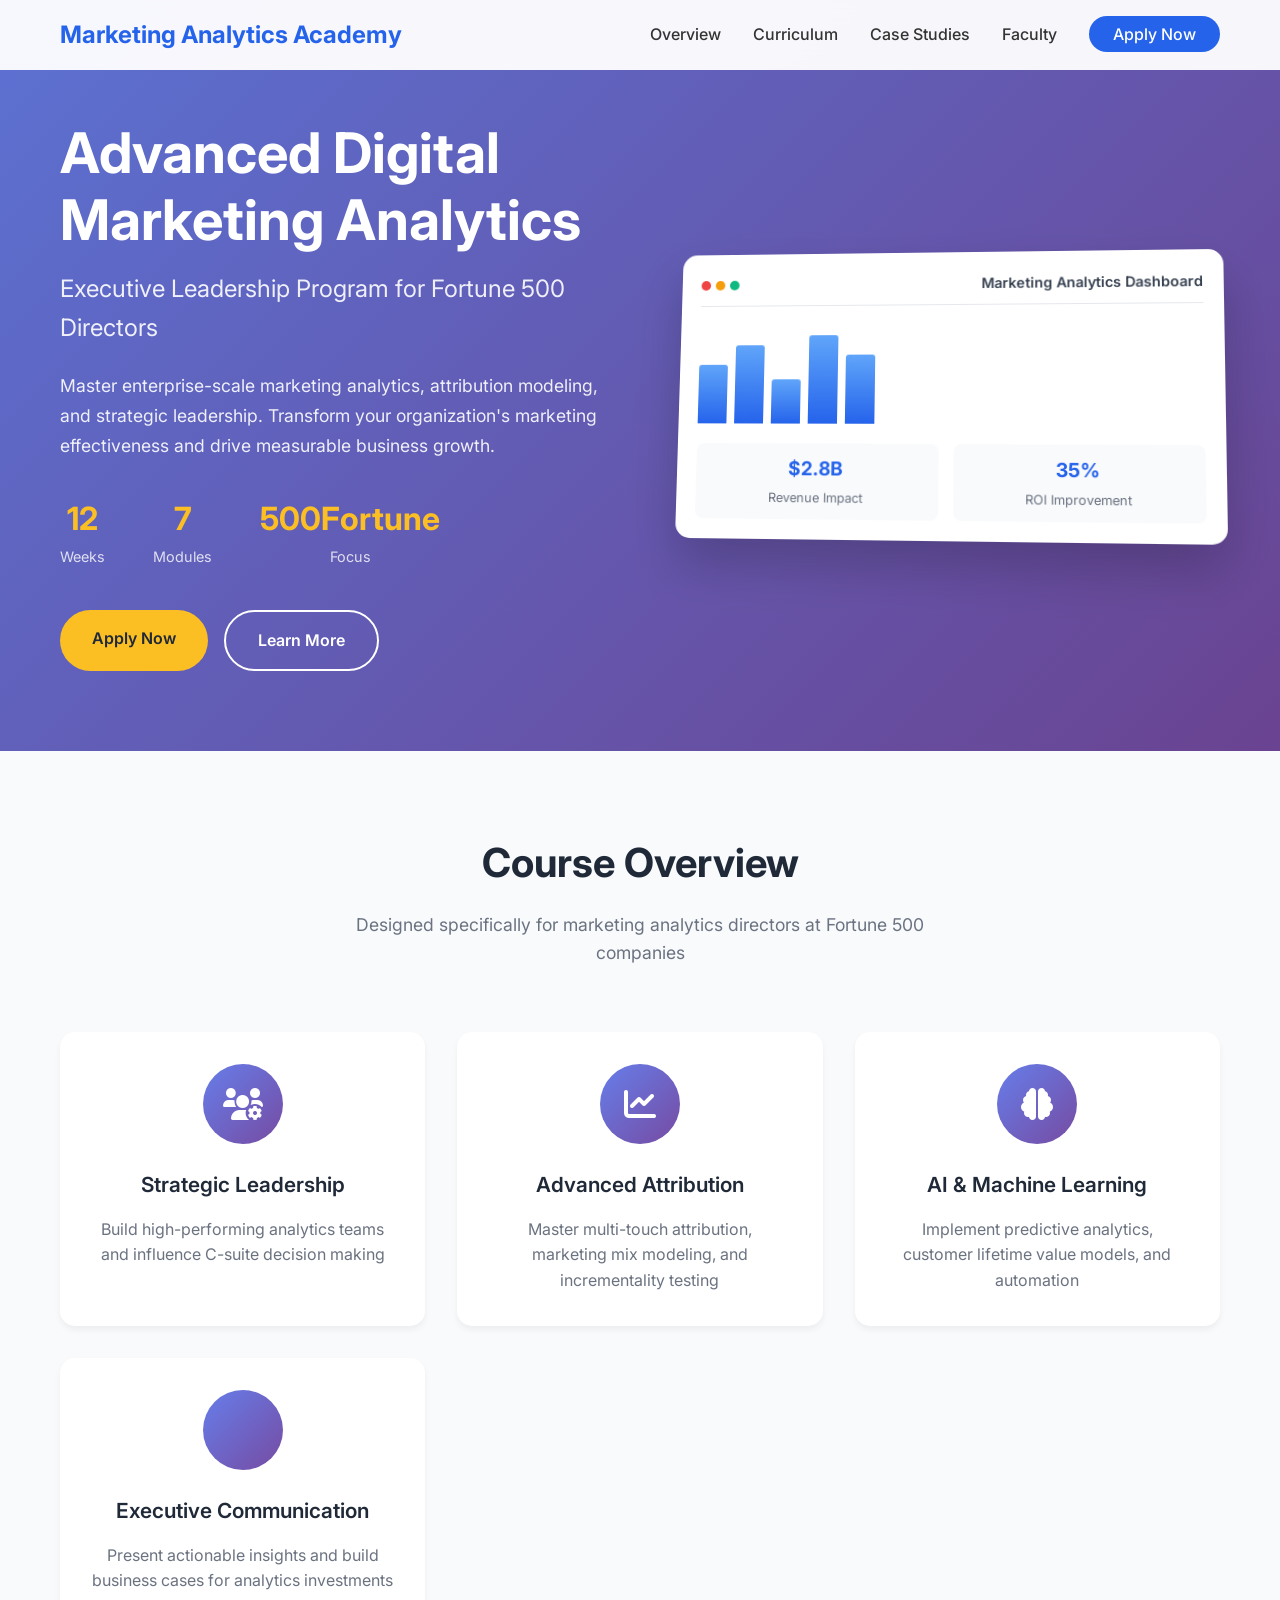
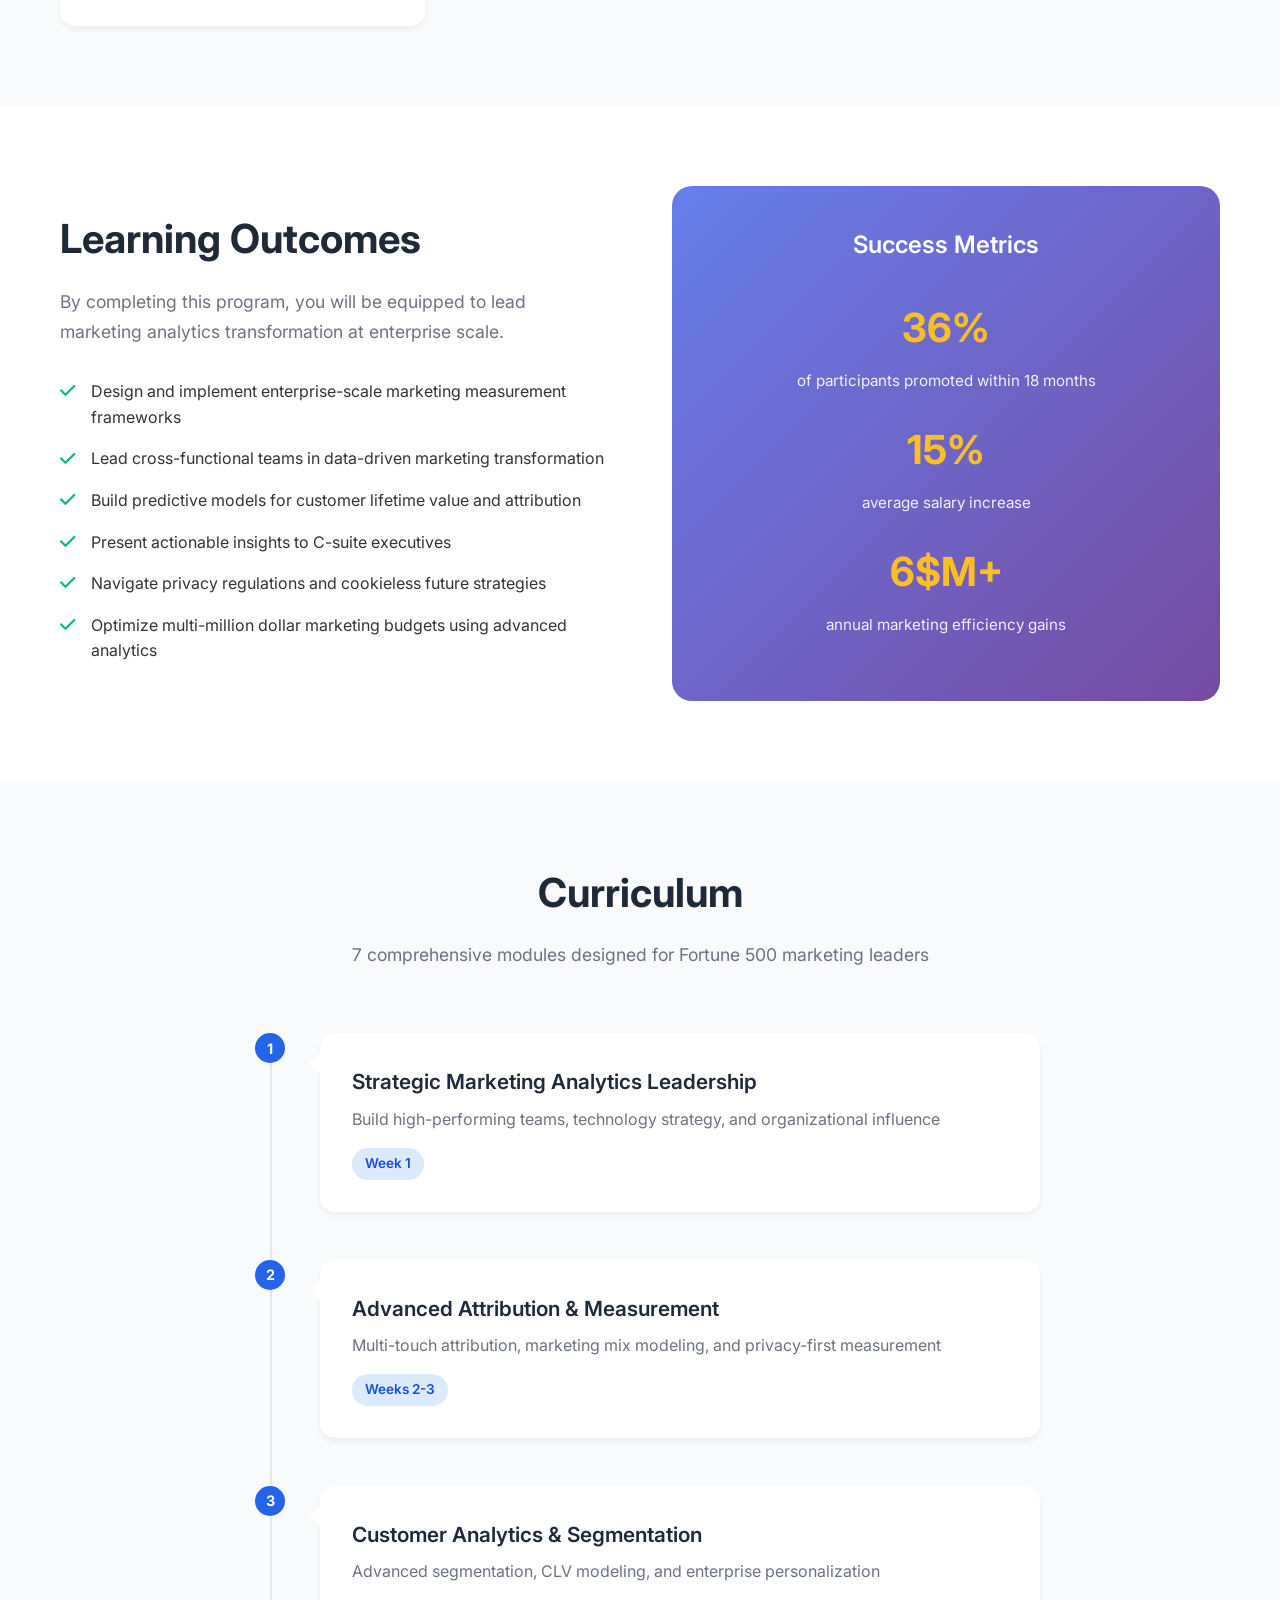
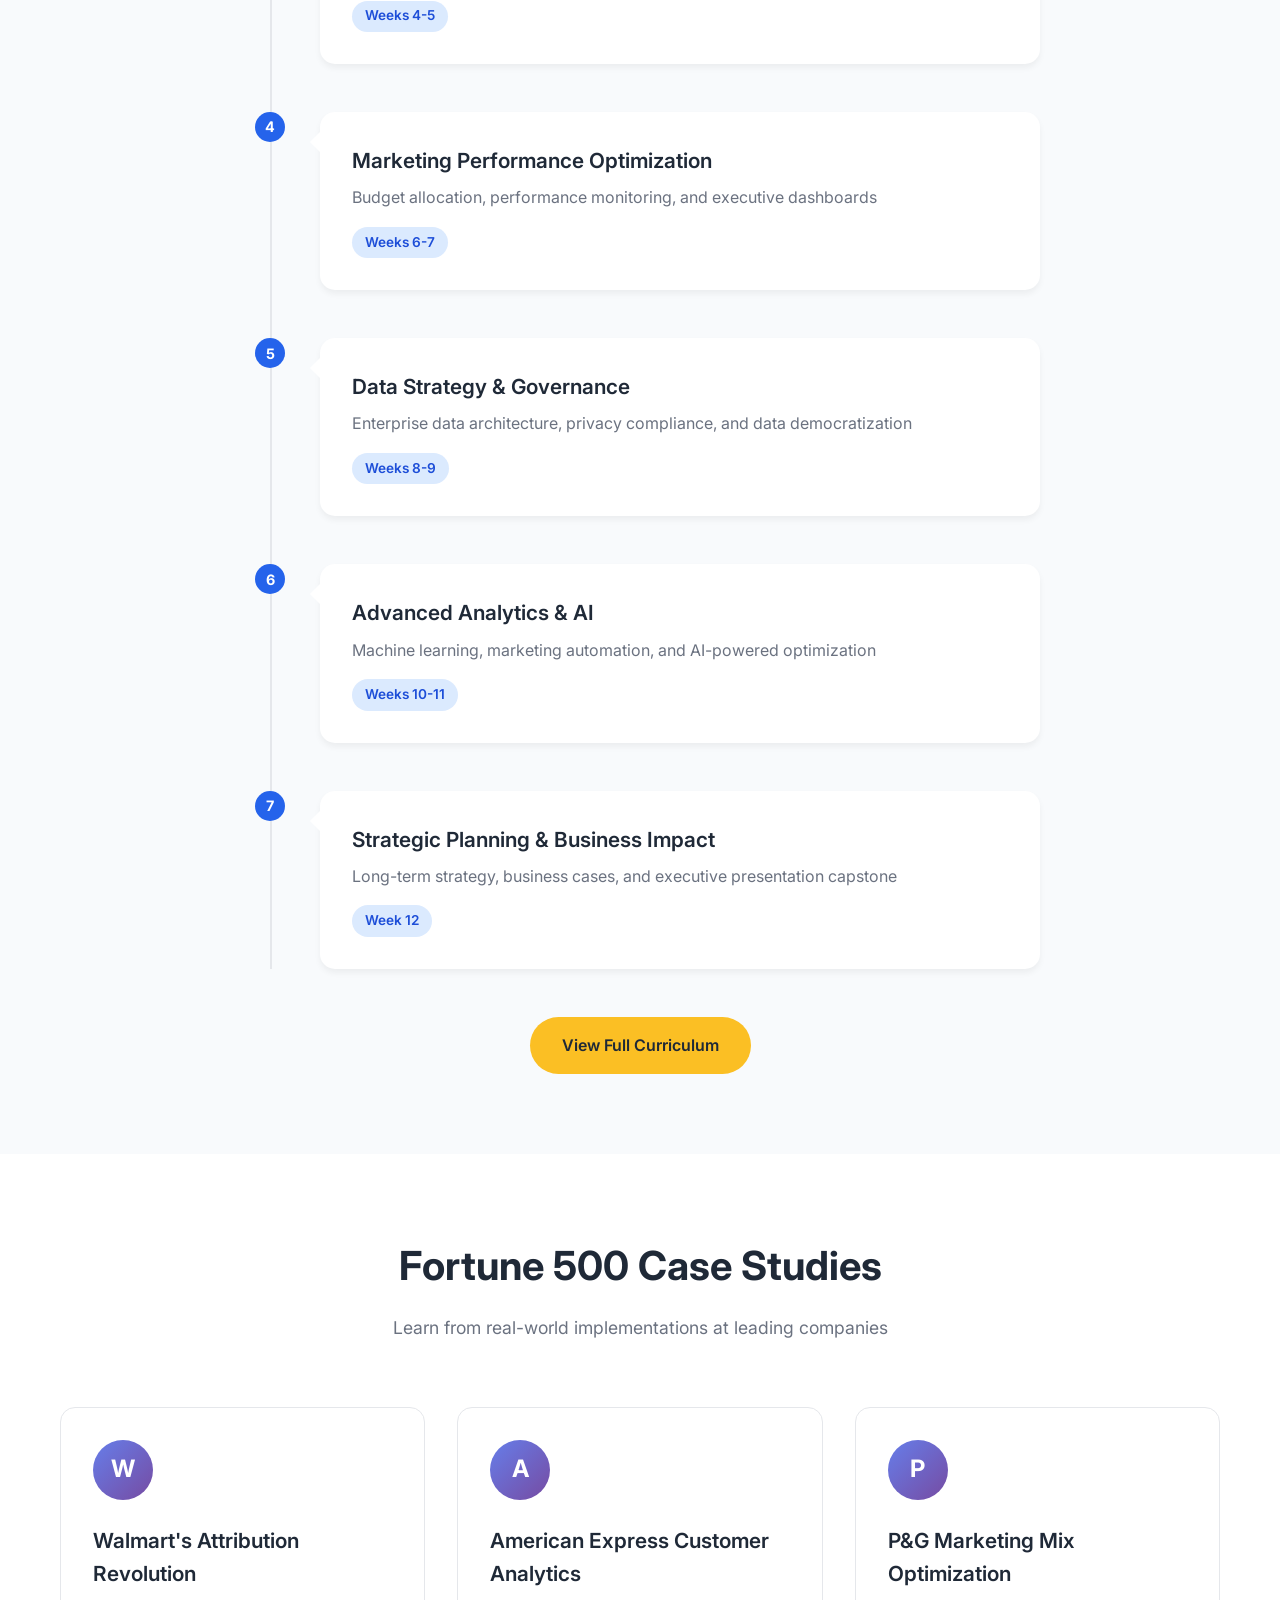
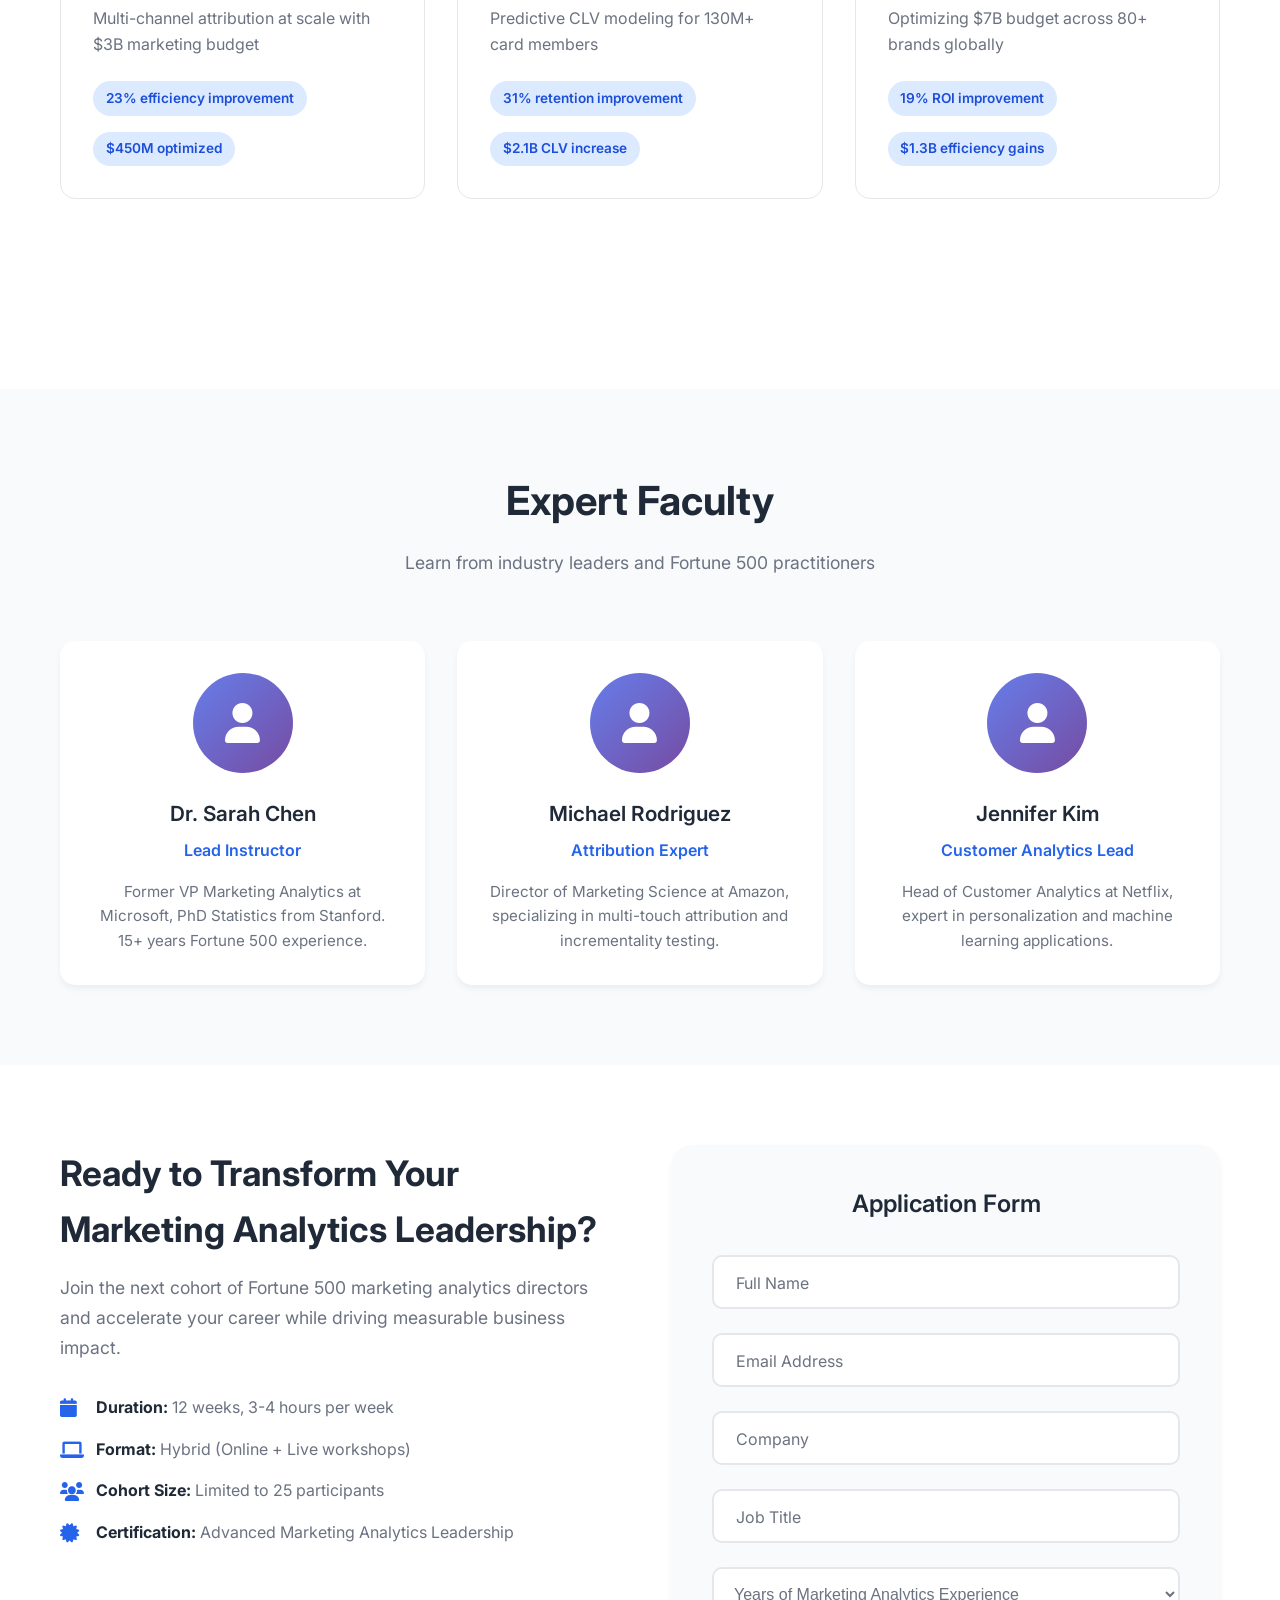
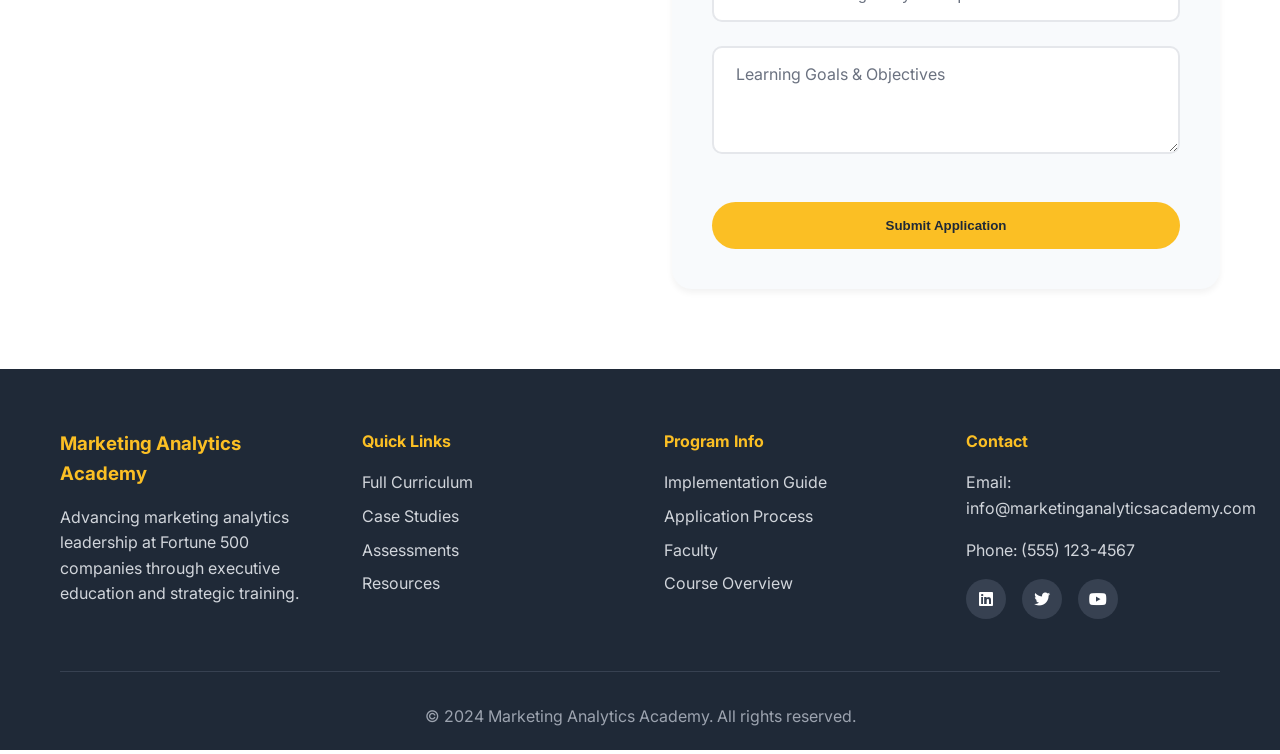
<file: index.html>
<!DOCTYPE html>
<html lang="en">
<head>
    <meta charset="UTF-8">
    <meta name="viewport" content="width=device-width, initial-scale=1.0">
    <title>Advanced Digital Marketing Analytics Course - Fortune 500 Leadership Program</title>
    <meta name="description" content="Executive-level digital marketing analytics course designed for Fortune 500 marketing directors. Master attribution modeling, customer analytics, and strategic leadership.">
    <link rel="stylesheet" href="styles.css">
    <link href="https://fonts.googleapis.com/css2?family=Inter:wght@300;400;500;600;700&display=swap" rel="stylesheet">
    <link rel="stylesheet" href="https://cdnjs.cloudflare.com/ajax/libs/font-awesome/6.0.0/css/all.min.css">
</head>
<body>
    <!-- Navigation -->
    <nav class="navbar">
        <div class="nav-container">
            <div class="nav-logo">
                <h2>Marketing Analytics Academy</h2>
            </div>
            <ul class="nav-menu">
                <li class="nav-item"><a href="#overview" class="nav-link">Overview</a></li>
                <li class="nav-item"><a href="#curriculum" class="nav-link">Curriculum</a></li>
                <li class="nav-item"><a href="#case-studies" class="nav-link">Case Studies</a></li>
                <li class="nav-item"><a href="#faculty" class="nav-link">Faculty</a></li>
                <li class="nav-item"><a href="#apply" class="nav-link cta-button">Apply Now</a></li>
            </ul>
            <div class="hamburger">
                <span class="bar"></span>
                <span class="bar"></span>
                <span class="bar"></span>
            </div>
        </div>
    </nav>

    <!-- Hero Section -->
    <section class="hero">
        <div class="hero-container">
            <div class="hero-content">
                <h1 class="hero-title">Advanced Digital Marketing Analytics</h1>
                <h2 class="hero-subtitle">Executive Leadership Program for Fortune 500 Directors</h2>
                <p class="hero-description">
                    Master enterprise-scale marketing analytics, attribution modeling, and strategic leadership. 
                    Transform your organization's marketing effectiveness and drive measurable business growth.
                </p>
                <div class="hero-stats">
                    <div class="stat">
                        <span class="stat-number">12</span>
                        <span class="stat-label">Weeks</span>
                    </div>
                    <div class="stat">
                        <span class="stat-number">7</span>
                        <span class="stat-label">Modules</span>
                    </div>
                    <div class="stat">
                        <span class="stat-number">Fortune 500</span>
                        <span class="stat-label">Focus</span>
                    </div>
                </div>
                <div class="hero-buttons">
                    <a href="#apply" class="btn btn-primary">Apply Now</a>
                    <a href="#overview" class="btn btn-secondary">Learn More</a>
                </div>
            </div>
            <div class="hero-image">
                <div class="dashboard-mockup">
                    <div class="mockup-header">
                        <div class="mockup-dots">
                            <span></span><span></span><span></span>
                        </div>
                        <span class="mockup-title">Marketing Analytics Dashboard</span>
                    </div>
                    <div class="mockup-content">
                        <div class="chart-container">
                            <div class="chart-bar" style="height: 60%"></div>
                            <div class="chart-bar" style="height: 80%"></div>
                            <div class="chart-bar" style="height: 45%"></div>
                            <div class="chart-bar" style="height: 90%"></div>
                            <div class="chart-bar" style="height: 70%"></div>
                        </div>
                        <div class="metrics-grid">
                            <div class="metric">
                                <span class="metric-value">$2.8B</span>
                                <span class="metric-label">Revenue Impact</span>
                            </div>
                            <div class="metric">
                                <span class="metric-value">35%</span>
                                <span class="metric-label">ROI Improvement</span>
                            </div>
                        </div>
                    </div>
                </div>
            </div>
        </div>
    </section>

    <!-- Course Overview -->
    <section id="overview" class="overview">
        <div class="container">
            <div class="section-header">
                <h2>Course Overview</h2>
                <p>Designed specifically for marketing analytics directors at Fortune 500 companies</p>
            </div>
            <div class="overview-grid">
                <div class="overview-card">
                    <div class="card-icon">
                        <i class="fas fa-users-cog"></i>
                    </div>
                    <h3>Strategic Leadership</h3>
                    <p>Build high-performing analytics teams and influence C-suite decision making</p>
                </div>
                <div class="overview-card">
                    <div class="card-icon">
                        <i class="fas fa-chart-line"></i>
                    </div>
                    <h3>Advanced Attribution</h3>
                    <p>Master multi-touch attribution, marketing mix modeling, and incrementality testing</p>
                </div>
                <div class="overview-card">
                    <div class="card-icon">
                        <i class="fas fa-brain"></i>
                    </div>
                    <h3>AI & Machine Learning</h3>
                    <p>Implement predictive analytics, customer lifetime value models, and automation</p>
                </div>
                <div class="overview-card">
                    <div class="card-icon">
                        <i class="fas fa-presentation"></i>
                    </div>
                    <h3>Executive Communication</h3>
                    <p>Present actionable insights and build business cases for analytics investments</p>
                </div>
            </div>
        </div>
    </section>

    <!-- Learning Outcomes -->
    <section class="outcomes">
        <div class="container">
            <div class="outcomes-content">
                <div class="outcomes-text">
                    <h2>Learning Outcomes</h2>
                    <p class="outcomes-intro">By completing this program, you will be equipped to lead marketing analytics transformation at enterprise scale.</p>
                    <ul class="outcomes-list">
                        <li><i class="fas fa-check"></i> Design and implement enterprise-scale marketing measurement frameworks</li>
                        <li><i class="fas fa-check"></i> Lead cross-functional teams in data-driven marketing transformation</li>
                        <li><i class="fas fa-check"></i> Build predictive models for customer lifetime value and attribution</li>
                        <li><i class="fas fa-check"></i> Present actionable insights to C-suite executives</li>
                        <li><i class="fas fa-check"></i> Navigate privacy regulations and cookieless future strategies</li>
                        <li><i class="fas fa-check"></i> Optimize multi-million dollar marketing budgets using advanced analytics</li>
                    </ul>
                </div>
                <div class="outcomes-visual">
                    <div class="success-metrics">
                        <h3>Success Metrics</h3>
                        <div class="metric-item">
                            <span class="metric-percentage">60%</span>
                            <span class="metric-text">of participants promoted within 18 months</span>
                        </div>
                        <div class="metric-item">
                            <span class="metric-percentage">25%</span>
                            <span class="metric-text">average salary increase</span>
                        </div>
                        <div class="metric-item">
                            <span class="metric-percentage">$10M+</span>
                            <span class="metric-text">annual marketing efficiency gains</span>
                        </div>
                    </div>
                </div>
            </div>
        </div>
    </section>

    <!-- Curriculum Section -->
    <section id="curriculum" class="curriculum">
        <div class="container">
            <div class="section-header">
                <h2>Curriculum</h2>
                <p>7 comprehensive modules designed for Fortune 500 marketing leaders</p>
            </div>
            <div class="curriculum-timeline">
                <div class="timeline-item">
                    <div class="timeline-marker">1</div>
                    <div class="timeline-content">
                        <h3>Strategic Marketing Analytics Leadership</h3>
                        <p>Build high-performing teams, technology strategy, and organizational influence</p>
                        <span class="timeline-duration">Week 1</span>
                    </div>
                </div>
                <div class="timeline-item">
                    <div class="timeline-marker">2</div>
                    <div class="timeline-content">
                        <h3>Advanced Attribution & Measurement</h3>
                        <p>Multi-touch attribution, marketing mix modeling, and privacy-first measurement</p>
                        <span class="timeline-duration">Weeks 2-3</span>
                    </div>
                </div>
                <div class="timeline-item">
                    <div class="timeline-marker">3</div>
                    <div class="timeline-content">
                        <h3>Customer Analytics & Segmentation</h3>
                        <p>Advanced segmentation, CLV modeling, and enterprise personalization</p>
                        <span class="timeline-duration">Weeks 4-5</span>
                    </div>
                </div>
                <div class="timeline-item">
                    <div class="timeline-marker">4</div>
                    <div class="timeline-content">
                        <h3>Marketing Performance Optimization</h3>
                        <p>Budget allocation, performance monitoring, and executive dashboards</p>
                        <span class="timeline-duration">Weeks 6-7</span>
                    </div>
                </div>
                <div class="timeline-item">
                    <div class="timeline-marker">5</div>
                    <div class="timeline-content">
                        <h3>Data Strategy & Governance</h3>
                        <p>Enterprise data architecture, privacy compliance, and data democratization</p>
                        <span class="timeline-duration">Weeks 8-9</span>
                    </div>
                </div>
                <div class="timeline-item">
                    <div class="timeline-marker">6</div>
                    <div class="timeline-content">
                        <h3>Advanced Analytics & AI</h3>
                        <p>Machine learning, marketing automation, and AI-powered optimization</p>
                        <span class="timeline-duration">Weeks 10-11</span>
                    </div>
                </div>
                <div class="timeline-item">
                    <div class="timeline-marker">7</div>
                    <div class="timeline-content">
                        <h3>Strategic Planning & Business Impact</h3>
                        <p>Long-term strategy, business cases, and executive presentation capstone</p>
                        <span class="timeline-duration">Week 12</span>
                    </div>
                </div>
            </div>
            <div class="curriculum-cta">
                <a href="curriculum.html" class="btn btn-primary">View Full Curriculum</a>
            </div>
        </div>
    </section>

    <!-- Case Studies Preview -->
    <section id="case-studies" class="case-studies-preview">
        <div class="container">
            <div class="section-header">
                <h2>Fortune 500 Case Studies</h2>
                <p>Learn from real-world implementations at leading companies</p>
            </div>
            <div class="case-studies-grid">
                <div class="case-study-card">
                    <div class="case-study-logo">
                        <span class="company-initial">W</span>
                    </div>
                    <h3>Walmart's Attribution Revolution</h3>
                    <p class="case-study-challenge">Multi-channel attribution at scale with $3B marketing budget</p>
                    <div class="case-study-results">
                        <span class="result-metric">23% efficiency improvement</span>
                        <span class="result-metric">$450M optimized</span>
                    </div>
                </div>
                <div class="case-study-card">
                    <div class="case-study-logo">
                        <span class="company-initial">A</span>
                    </div>
                    <h3>American Express Customer Analytics</h3>
                    <p class="case-study-challenge">Predictive CLV modeling for 130M+ card members</p>
                    <div class="case-study-results">
                        <span class="result-metric">31% retention improvement</span>
                        <span class="result-metric">$2.1B CLV increase</span>
                    </div>
                </div>
                <div class="case-study-card">
                    <div class="case-study-logo">
                        <span class="company-initial">P</span>
                    </div>
                    <h3>P&G Marketing Mix Optimization</h3>
                    <p class="case-study-challenge">Optimizing $7B budget across 80+ brands globally</p>
                    <div class="case-study-results">
                        <span class="result-metric">19% ROI improvement</span>
                        <span class="result-metric">$1.3B efficiency gains</span>
                    </div>
                </div>
            </div>
            <div class="case-studies-cta">
                <a href="case-studies.html" class="btn btn-secondary">View All Case Studies</a>
            </div>
        </div>
    </section>

    <!-- Faculty Section -->
    <section id="faculty" class="faculty">
        <div class="container">
            <div class="section-header">
                <h2>Expert Faculty</h2>
                <p>Learn from industry leaders and Fortune 500 practitioners</p>
            </div>
            <div class="faculty-grid">
                <div class="faculty-card">
                    <div class="faculty-image">
                        <div class="faculty-placeholder">
                            <i class="fas fa-user"></i>
                        </div>
                    </div>
                    <h3>Dr. Sarah Chen</h3>
                    <p class="faculty-title">Lead Instructor</p>
                    <p class="faculty-bio">Former VP Marketing Analytics at Microsoft, PhD Statistics from Stanford. 15+ years Fortune 500 experience.</p>
                </div>
                <div class="faculty-card">
                    <div class="faculty-image">
                        <div class="faculty-placeholder">
                            <i class="fas fa-user"></i>
                        </div>
                    </div>
                    <h3>Michael Rodriguez</h3>
                    <p class="faculty-title">Attribution Expert</p>
                    <p class="faculty-bio">Director of Marketing Science at Amazon, specializing in multi-touch attribution and incrementality testing.</p>
                </div>
                <div class="faculty-card">
                    <div class="faculty-image">
                        <div class="faculty-placeholder">
                            <i class="fas fa-user"></i>
                        </div>
                    </div>
                    <h3>Jennifer Kim</h3>
                    <p class="faculty-title">Customer Analytics Lead</p>
                    <p class="faculty-bio">Head of Customer Analytics at Netflix, expert in personalization and machine learning applications.</p>
                </div>
            </div>
        </div>
    </section>

    <!-- Application Section -->
    <section id="apply" class="application">
        <div class="container">
            <div class="application-content">
                <div class="application-info">
                    <h2>Ready to Transform Your Marketing Analytics Leadership?</h2>
                    <p>Join the next cohort of Fortune 500 marketing analytics directors and accelerate your career while driving measurable business impact.</p>
                    
                    <div class="program-details">
                        <div class="detail-item">
                            <i class="fas fa-calendar"></i>
                            <div>
                                <strong>Duration:</strong>
                                <span>12 weeks, 3-4 hours per week</span>
                            </div>
                        </div>
                        <div class="detail-item">
                            <i class="fas fa-laptop"></i>
                            <div>
                                <strong>Format:</strong>
                                <span>Hybrid (Online + Live workshops)</span>
                            </div>
                        </div>
                        <div class="detail-item">
                            <i class="fas fa-users"></i>
                            <div>
                                <strong>Cohort Size:</strong>
                                <span>Limited to 25 participants</span>
                            </div>
                        </div>
                        <div class="detail-item">
                            <i class="fas fa-certificate"></i>
                            <div>
                                <strong>Certification:</strong>
                                <span>Advanced Marketing Analytics Leadership</span>
                            </div>
                        </div>
                    </div>
                </div>
                
                <div class="application-form">
                    <form class="contact-form">
                        <h3>Application Form</h3>
                        <div class="form-group">
                            <input type="text" id="name" name="name" required>
                            <label for="name">Full Name</label>
                        </div>
                        <div class="form-group">
                            <input type="email" id="email" name="email" required>
                            <label for="email">Email Address</label>
                        </div>
                        <div class="form-group">
                            <input type="text" id="company" name="company" required>
                            <label for="company">Company</label>
                        </div>
                        <div class="form-group">
                            <input type="text" id="title" name="title" required>
                            <label for="title">Job Title</label>
                        </div>
                        <div class="form-group">
                            <select id="experience" name="experience" required>
                                <option value="">Years of Marketing Analytics Experience</option>
                                <option value="5-7">5-7 years</option>
                                <option value="8-10">8-10 years</option>
                                <option value="11-15">11-15 years</option>
                                <option value="15+">15+ years</option>
                            </select>
                        </div>
                        <div class="form-group">
                            <textarea id="goals" name="goals" rows="4" required></textarea>
                            <label for="goals">Learning Goals & Objectives</label>
                        </div>
                        <button type="submit" class="btn btn-primary btn-full">Submit Application</button>
                    </form>
                </div>
            </div>
        </div>
    </section>

    <!-- Footer -->
    <footer class="footer">
        <div class="container">
            <div class="footer-content">
                <div class="footer-section">
                    <h3>Marketing Analytics Academy</h3>
                    <p>Advancing marketing analytics leadership at Fortune 500 companies through executive education and strategic training.</p>
                </div>
                <div class="footer-section">
                    <h4>Quick Links</h4>
                    <ul>
                        <li><a href="curriculum.html">Full Curriculum</a></li>
                        <li><a href="case-studies.html">Case Studies</a></li>
                        <li><a href="assessments.html">Assessments</a></li>
                        <li><a href="resources.html">Resources</a></li>
                    </ul>
                </div>
                <div class="footer-section">
                    <h4>Program Info</h4>
                    <ul>
                        <li><a href="implementation.html">Implementation Guide</a></li>
                        <li><a href="#apply">Application Process</a></li>
                        <li><a href="#faculty">Faculty</a></li>
                        <li><a href="#overview">Course Overview</a></li>
                    </ul>
                </div>
                <div class="footer-section">
                    <h4>Contact</h4>
                    <p>Email: info@marketinganalyticsacademy.com</p>
                    <p>Phone: (555) 123-4567</p>
                    <div class="social-links">
                        <a href="#"><i class="fab fa-linkedin"></i></a>
                        <a href="#"><i class="fab fa-twitter"></i></a>
                        <a href="#"><i class="fab fa-youtube"></i></a>
                    </div>
                </div>
            </div>
            <div class="footer-bottom">
                <p>&copy; 2024 Marketing Analytics Academy. All rights reserved.</p>
            </div>
        </div>
    </footer>

    <script src="script.js"></script>
</body>
</html>
</file>
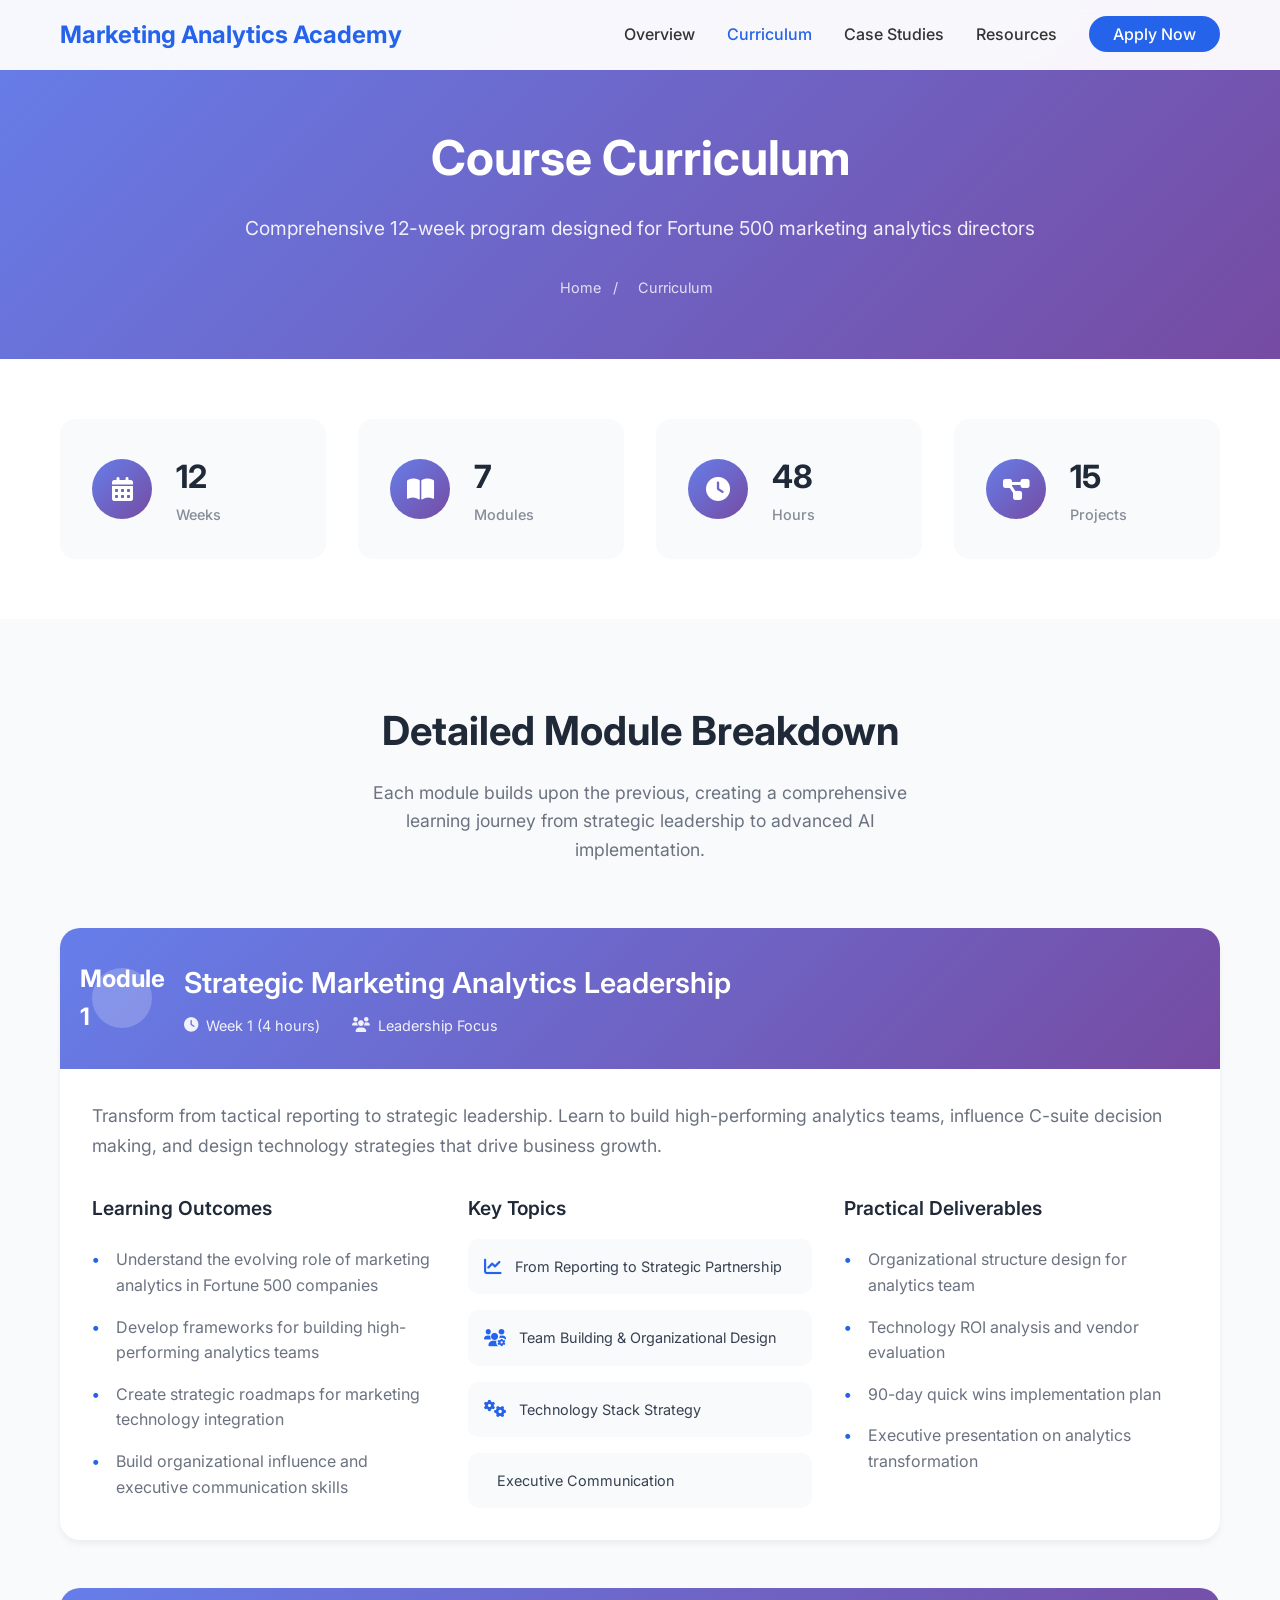
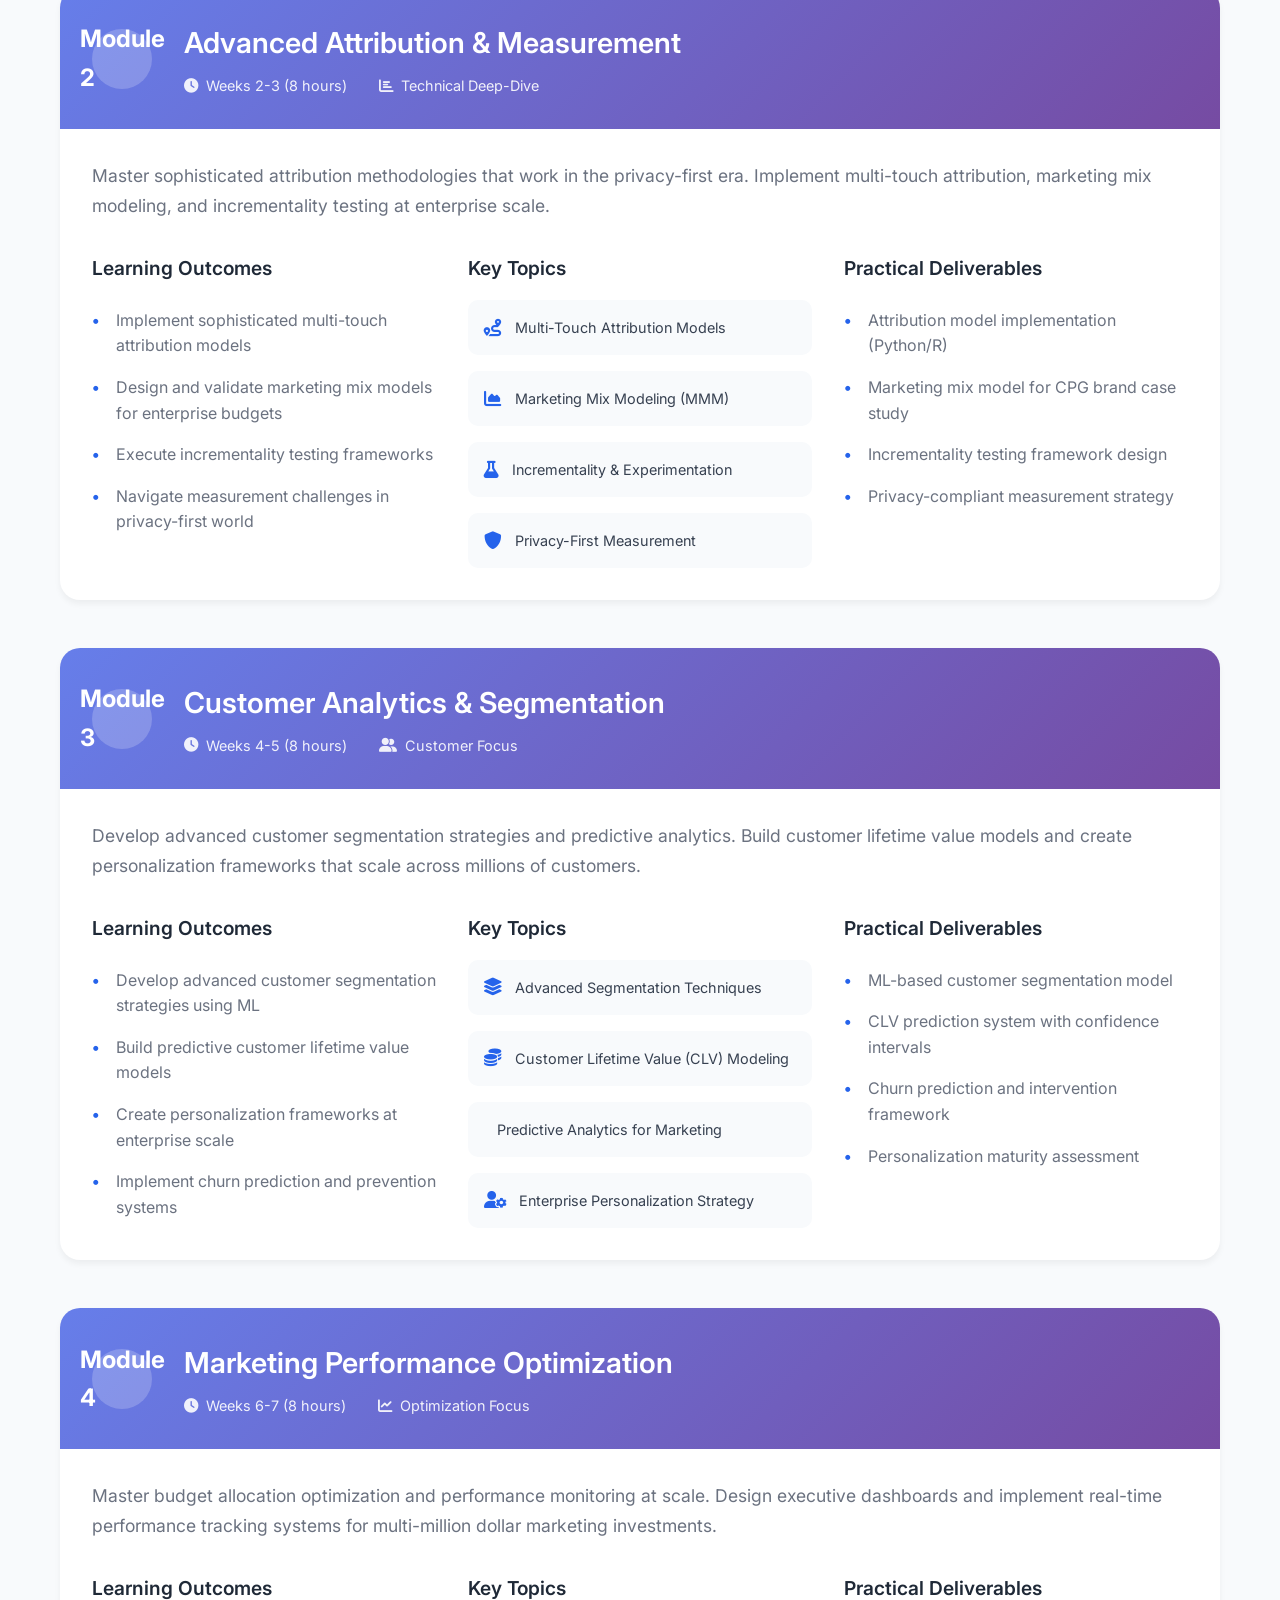
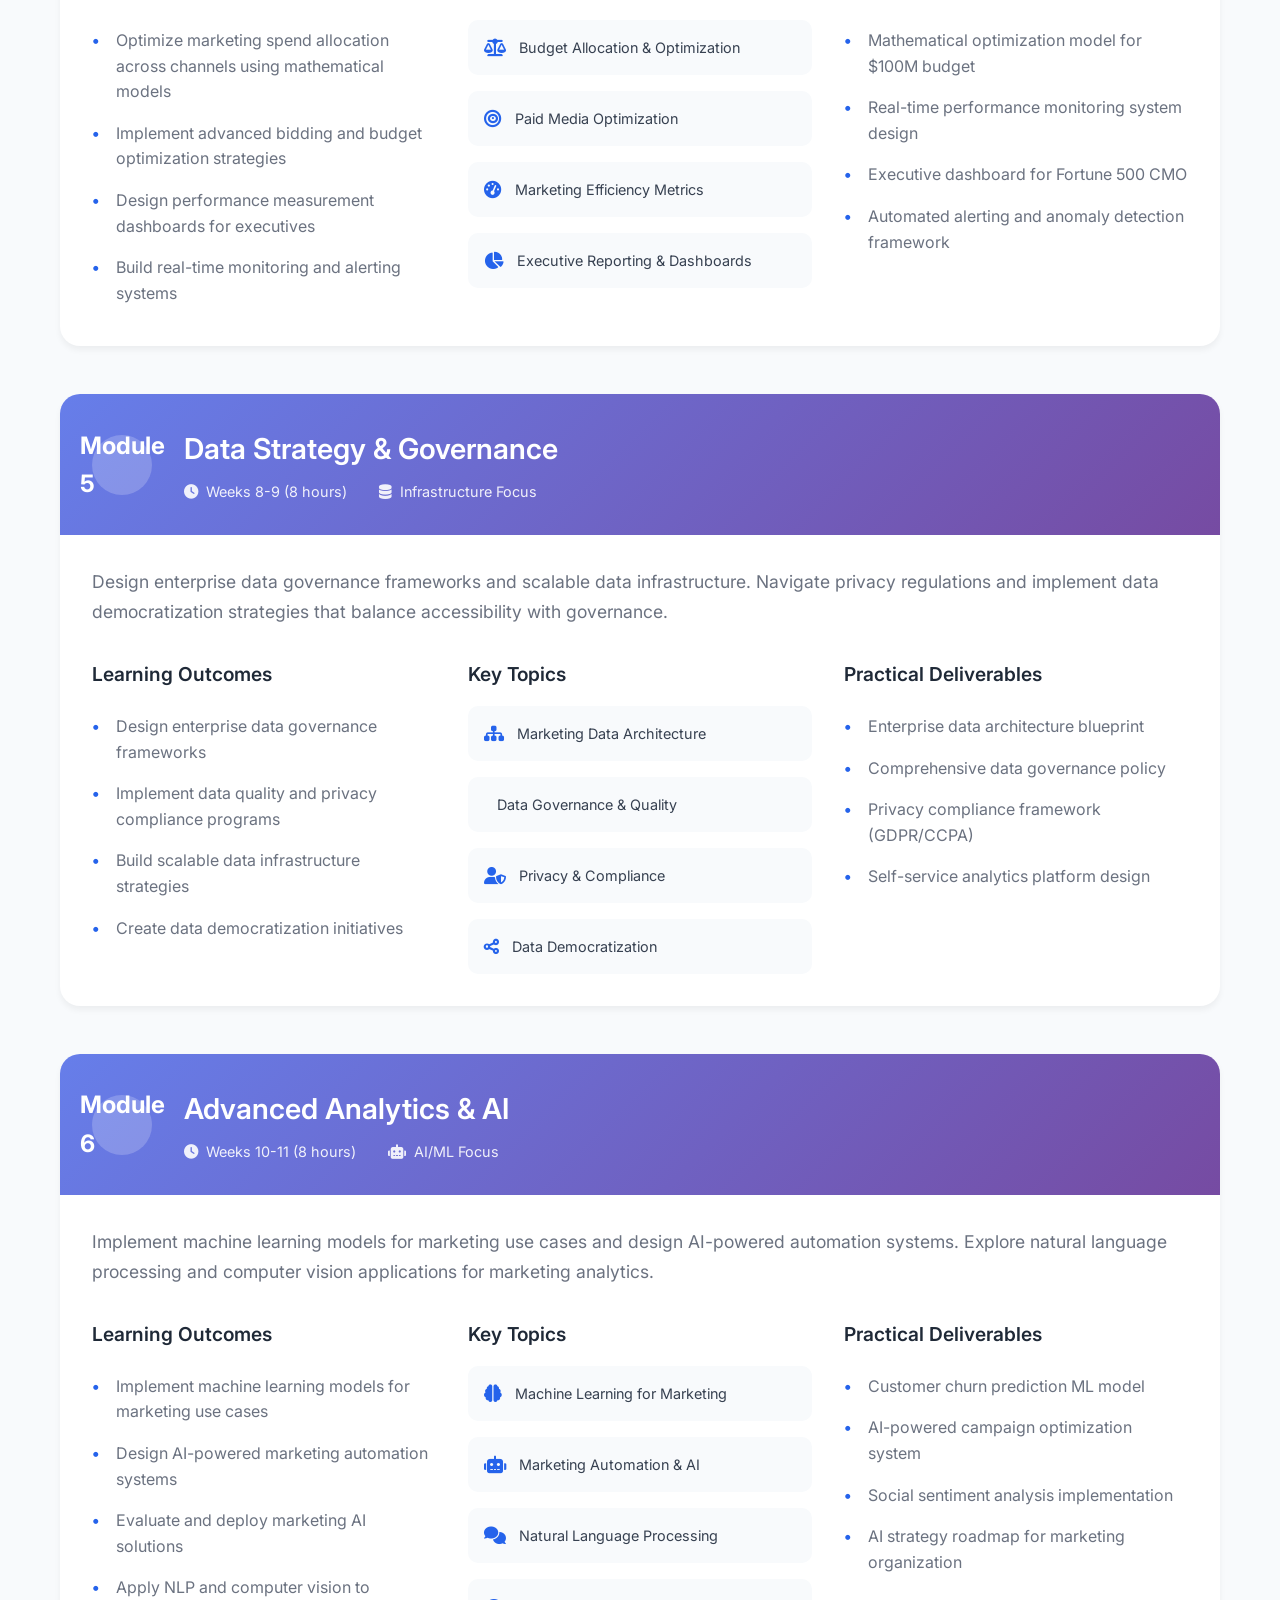
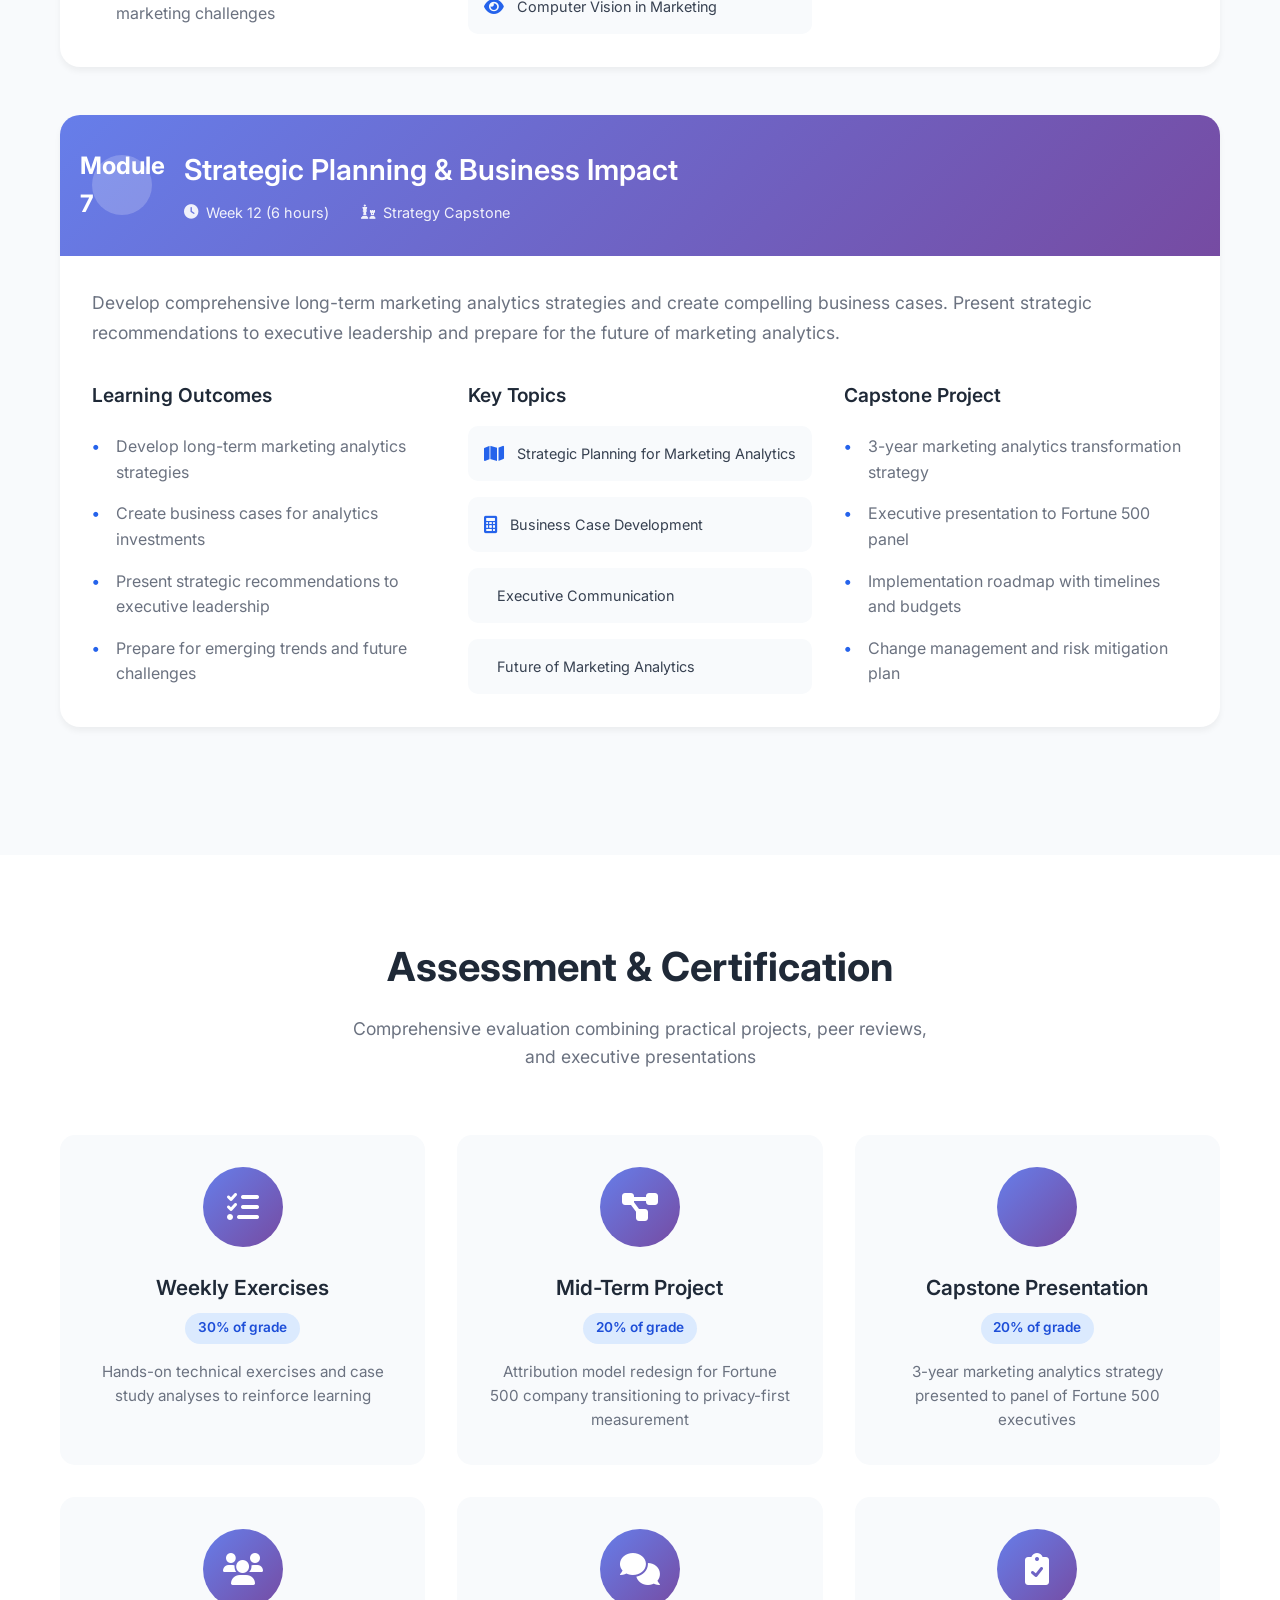
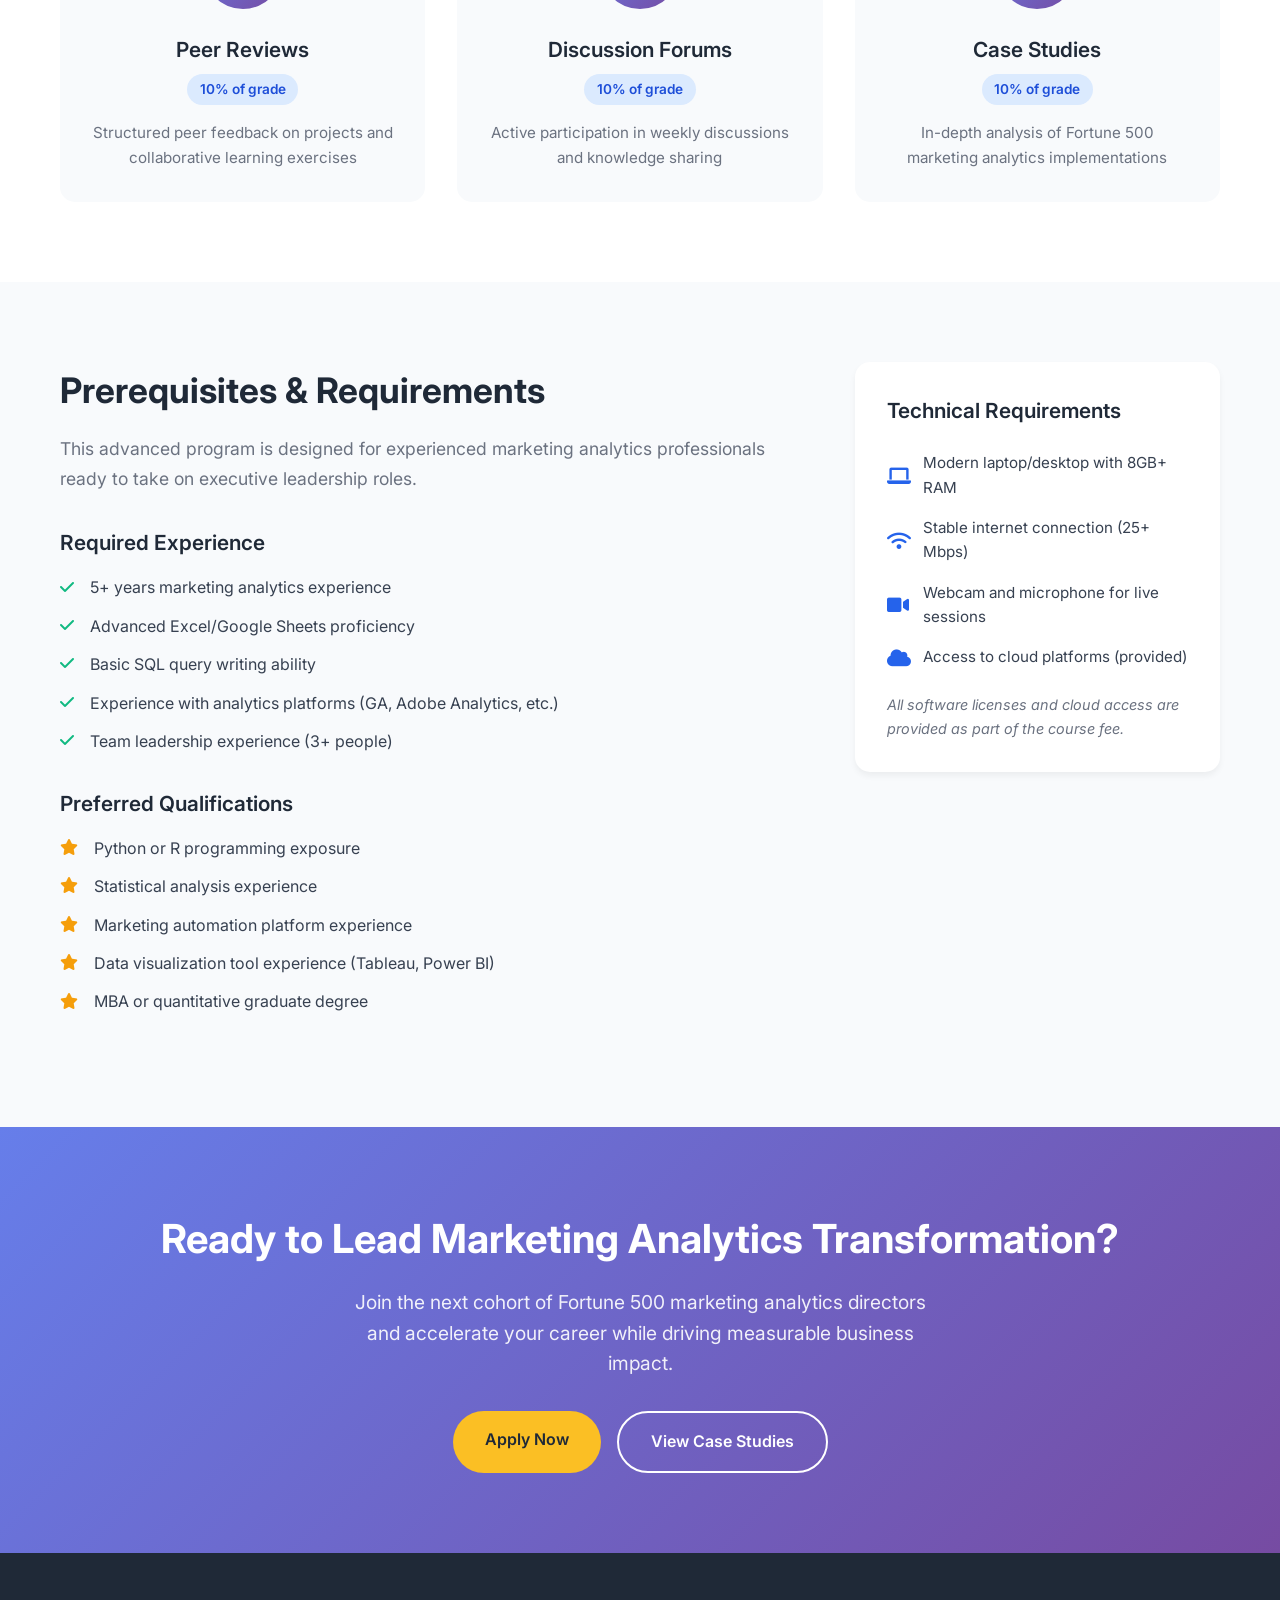
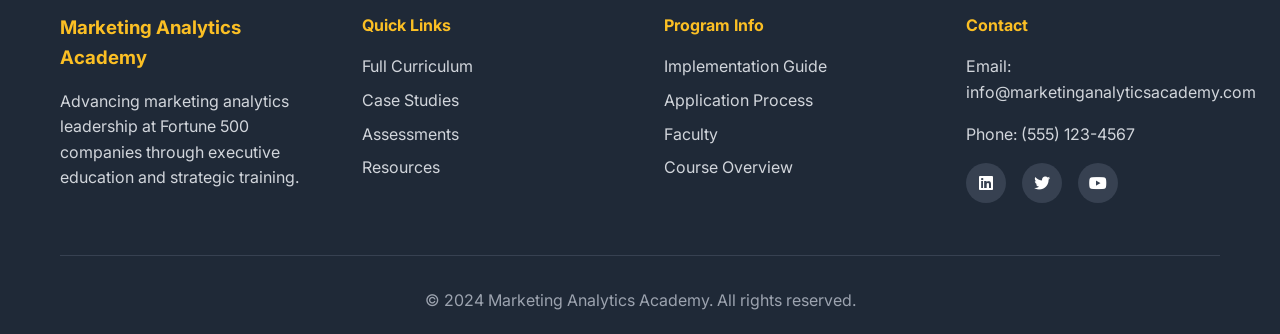
<file: curriculum.html>
<!DOCTYPE html>
<html lang="en">
<head>
    <meta charset="UTF-8">
    <meta name="viewport" content="width=device-width, initial-scale=1.0">
    <title>Course Curriculum - Advanced Digital Marketing Analytics</title>
    <meta name="description" content="Detailed curriculum for the Advanced Digital Marketing Analytics course, including all 7 modules and learning outcomes.">
    <link rel="stylesheet" href="styles.css">
    <link href="https://fonts.googleapis.com/css2?family=Inter:wght@300;400;500;600;700&display=swap" rel="stylesheet">
    <link rel="stylesheet" href="https://cdnjs.cloudflare.com/ajax/libs/font-awesome/6.0.0/css/all.min.css">
</head>
<body>
    <!-- Navigation -->
    <nav class="navbar">
        <div class="nav-container">
            <div class="nav-logo">
                <a href="index.html"><h2>Marketing Analytics Academy</h2></a>
            </div>
            <ul class="nav-menu">
                <li class="nav-item"><a href="index.html#overview" class="nav-link">Overview</a></li>
                <li class="nav-item"><a href="curriculum.html" class="nav-link active">Curriculum</a></li>
                <li class="nav-item"><a href="case-studies.html" class="nav-link">Case Studies</a></li>
                <li class="nav-item"><a href="resources.html" class="nav-link">Resources</a></li>
                <li class="nav-item"><a href="index.html#apply" class="nav-link cta-button">Apply Now</a></li>
            </ul>
            <div class="hamburger">
                <span class="bar"></span>
                <span class="bar"></span>
                <span class="bar"></span>
            </div>
        </div>
    </nav>

    <!-- Hero Section -->
    <section class="page-hero">
        <div class="container">
            <div class="page-hero-content">
                <h1>Course Curriculum</h1>
                <p>Comprehensive 12-week program designed for Fortune 500 marketing analytics directors</p>
                <div class="breadcrumb">
                    <a href="index.html">Home</a> <span>/</span> <span>Curriculum</span>
                </div>
            </div>
        </div>
    </section>

    <!-- Course Overview Stats -->
    <section class="course-stats">
        <div class="container">
            <div class="stats-grid">
                <div class="stat-card">
                    <div class="stat-icon">
                        <i class="fas fa-calendar-alt"></i>
                    </div>
                    <div class="stat-content">
                        <span class="stat-number">12</span>
                        <span class="stat-label">Weeks</span>
                    </div>
                </div>
                <div class="stat-card">
                    <div class="stat-icon">
                        <i class="fas fa-book-open"></i>
                    </div>
                    <div class="stat-content">
                        <span class="stat-number">7</span>
                        <span class="stat-label">Modules</span>
                    </div>
                </div>
                <div class="stat-card">
                    <div class="stat-icon">
                        <i class="fas fa-clock"></i>
                    </div>
                    <div class="stat-content">
                        <span class="stat-number">48</span>
                        <span class="stat-label">Hours</span>
                    </div>
                </div>
                <div class="stat-card">
                    <div class="stat-icon">
                        <i class="fas fa-project-diagram"></i>
                    </div>
                    <div class="stat-content">
                        <span class="stat-number">15</span>
                        <span class="stat-label">Projects</span>
                    </div>
                </div>
            </div>
        </div>
    </section>

    <!-- Detailed Curriculum -->
    <section class="detailed-curriculum">
        <div class="container">
            <div class="curriculum-header">
                <h2>Detailed Module Breakdown</h2>
                <p>Each module builds upon the previous, creating a comprehensive learning journey from strategic leadership to advanced AI implementation.</p>
            </div>

            <!-- Module 1 -->
            <div class="module-card">
                <div class="module-header">
                    <div class="module-number">Module 1</div>
                    <div class="module-info">
                        <h3>Strategic Marketing Analytics Leadership</h3>
                        <div class="module-meta">
                            <span class="module-duration"><i class="fas fa-clock"></i> Week 1 (4 hours)</span>
                            <span class="module-type"><i class="fas fa-users"></i> Leadership Focus</span>
                        </div>
                    </div>
                </div>
                <div class="module-content">
                    <div class="module-description">
                        <p>Transform from tactical reporting to strategic leadership. Learn to build high-performing analytics teams, influence C-suite decision making, and design technology strategies that drive business growth.</p>
                    </div>
                    <div class="module-details">
                        <div class="learning-outcomes">
                            <h4>Learning Outcomes</h4>
                            <ul>
                                <li>Understand the evolving role of marketing analytics in Fortune 500 companies</li>
                                <li>Develop frameworks for building high-performing analytics teams</li>
                                <li>Create strategic roadmaps for marketing technology integration</li>
                                <li>Build organizational influence and executive communication skills</li>
                            </ul>
                        </div>
                        <div class="module-topics">
                            <h4>Key Topics</h4>
                            <div class="topics-grid">
                                <div class="topic-item">
                                    <i class="fas fa-chart-line"></i>
                                    <span>From Reporting to Strategic Partnership</span>
                                </div>
                                <div class="topic-item">
                                    <i class="fas fa-users-cog"></i>
                                    <span>Team Building & Organizational Design</span>
                                </div>
                                <div class="topic-item">
                                    <i class="fas fa-cogs"></i>
                                    <span>Technology Stack Strategy</span>
                                </div>
                                <div class="topic-item">
                                    <i class="fas fa-presentation"></i>
                                    <span>Executive Communication</span>
                                </div>
                            </div>
                        </div>
                        <div class="module-deliverables">
                            <h4>Practical Deliverables</h4>
                            <ul>
                                <li>Organizational structure design for analytics team</li>
                                <li>Technology ROI analysis and vendor evaluation</li>
                                <li>90-day quick wins implementation plan</li>
                                <li>Executive presentation on analytics transformation</li>
                            </ul>
                        </div>
                    </div>
                </div>
            </div>

            <!-- Module 2 -->
            <div class="module-card">
                <div class="module-header">
                    <div class="module-number">Module 2</div>
                    <div class="module-info">
                        <h3>Advanced Attribution & Measurement</h3>
                        <div class="module-meta">
                            <span class="module-duration"><i class="fas fa-clock"></i> Weeks 2-3 (8 hours)</span>
                            <span class="module-type"><i class="fas fa-chart-bar"></i> Technical Deep-Dive</span>
                        </div>
                    </div>
                </div>
                <div class="module-content">
                    <div class="module-description">
                        <p>Master sophisticated attribution methodologies that work in the privacy-first era. Implement multi-touch attribution, marketing mix modeling, and incrementality testing at enterprise scale.</p>
                    </div>
                    <div class="module-details">
                        <div class="learning-outcomes">
                            <h4>Learning Outcomes</h4>
                            <ul>
                                <li>Implement sophisticated multi-touch attribution models</li>
                                <li>Design and validate marketing mix models for enterprise budgets</li>
                                <li>Execute incrementality testing frameworks</li>
                                <li>Navigate measurement challenges in privacy-first world</li>
                            </ul>
                        </div>
                        <div class="module-topics">
                            <h4>Key Topics</h4>
                            <div class="topics-grid">
                                <div class="topic-item">
                                    <i class="fas fa-route"></i>
                                    <span>Multi-Touch Attribution Models</span>
                                </div>
                                <div class="topic-item">
                                    <i class="fas fa-chart-area"></i>
                                    <span>Marketing Mix Modeling (MMM)</span>
                                </div>
                                <div class="topic-item">
                                    <i class="fas fa-flask"></i>
                                    <span>Incrementality & Experimentation</span>
                                </div>
                                <div class="topic-item">
                                    <i class="fas fa-shield-alt"></i>
                                    <span>Privacy-First Measurement</span>
                                </div>
                            </div>
                        </div>
                        <div class="module-deliverables">
                            <h4>Practical Deliverables</h4>
                            <ul>
                                <li>Attribution model implementation (Python/R)</li>
                                <li>Marketing mix model for CPG brand case study</li>
                                <li>Incrementality testing framework design</li>
                                <li>Privacy-compliant measurement strategy</li>
                            </ul>
                        </div>
                    </div>
                </div>
            </div>

            <!-- Module 3 -->
            <div class="module-card">
                <div class="module-header">
                    <div class="module-number">Module 3</div>
                    <div class="module-info">
                        <h3>Customer Analytics & Segmentation</h3>
                        <div class="module-meta">
                            <span class="module-duration"><i class="fas fa-clock"></i> Weeks 4-5 (8 hours)</span>
                            <span class="module-type"><i class="fas fa-user-friends"></i> Customer Focus</span>
                        </div>
                    </div>
                </div>
                <div class="module-content">
                    <div class="module-description">
                        <p>Develop advanced customer segmentation strategies and predictive analytics. Build customer lifetime value models and create personalization frameworks that scale across millions of customers.</p>
                    </div>
                    <div class="module-details">
                        <div class="learning-outcomes">
                            <h4>Learning Outcomes</h4>
                            <ul>
                                <li>Develop advanced customer segmentation strategies using ML</li>
                                <li>Build predictive customer lifetime value models</li>
                                <li>Create personalization frameworks at enterprise scale</li>
                                <li>Implement churn prediction and prevention systems</li>
                            </ul>
                        </div>
                        <div class="module-topics">
                            <h4>Key Topics</h4>
                            <div class="topics-grid">
                                <div class="topic-item">
                                    <i class="fas fa-layer-group"></i>
                                    <span>Advanced Segmentation Techniques</span>
                                </div>
                                <div class="topic-item">
                                    <i class="fas fa-coins"></i>
                                    <span>Customer Lifetime Value (CLV) Modeling</span>
                                </div>
                                <div class="topic-item">
                                    <i class="fas fa-crystal-ball"></i>
                                    <span>Predictive Analytics for Marketing</span>
                                </div>
                                <div class="topic-item">
                                    <i class="fas fa-user-cog"></i>
                                    <span>Enterprise Personalization Strategy</span>
                                </div>
                            </div>
                        </div>
                        <div class="module-deliverables">
                            <h4>Practical Deliverables</h4>
                            <ul>
                                <li>ML-based customer segmentation model</li>
                                <li>CLV prediction system with confidence intervals</li>
                                <li>Churn prediction and intervention framework</li>
                                <li>Personalization maturity assessment</li>
                            </ul>
                        </div>
                    </div>
                </div>
            </div>

            <!-- Module 4 -->
            <div class="module-card">
                <div class="module-header">
                    <div class="module-number">Module 4</div>
                    <div class="module-info">
                        <h3>Marketing Performance Optimization</h3>
                        <div class="module-meta">
                            <span class="module-duration"><i class="fas fa-clock"></i> Weeks 6-7 (8 hours)</span>
                            <span class="module-type"><i class="fas fa-chart-line"></i> Optimization Focus</span>
                        </div>
                    </div>
                </div>
                <div class="module-content">
                    <div class="module-description">
                        <p>Master budget allocation optimization and performance monitoring at scale. Design executive dashboards and implement real-time performance tracking systems for multi-million dollar marketing investments.</p>
                    </div>
                    <div class="module-details">
                        <div class="learning-outcomes">
                            <h4>Learning Outcomes</h4>
                            <ul>
                                <li>Optimize marketing spend allocation across channels using mathematical models</li>
                                <li>Implement advanced bidding and budget optimization strategies</li>
                                <li>Design performance measurement dashboards for executives</li>
                                <li>Build real-time monitoring and alerting systems</li>
                            </ul>
                        </div>
                        <div class="module-topics">
                            <h4>Key Topics</h4>
                            <div class="topics-grid">
                                <div class="topic-item">
                                    <i class="fas fa-balance-scale"></i>
                                    <span>Budget Allocation & Optimization</span>
                                </div>
                                <div class="topic-item">
                                    <i class="fas fa-bullseye"></i>
                                    <span>Paid Media Optimization</span>
                                </div>
                                <div class="topic-item">
                                    <i class="fas fa-tachometer-alt"></i>
                                    <span>Marketing Efficiency Metrics</span>
                                </div>
                                <div class="topic-item">
                                    <i class="fas fa-chart-pie"></i>
                                    <span>Executive Reporting & Dashboards</span>
                                </div>
                            </div>
                        </div>
                        <div class="module-deliverables">
                            <h4>Practical Deliverables</h4>
                            <ul>
                                <li>Mathematical optimization model for $100M budget</li>
                                <li>Real-time performance monitoring system design</li>
                                <li>Executive dashboard for Fortune 500 CMO</li>
                                <li>Automated alerting and anomaly detection framework</li>
                            </ul>
                        </div>
                    </div>
                </div>
            </div>

            <!-- Module 5 -->
            <div class="module-card">
                <div class="module-header">
                    <div class="module-number">Module 5</div>
                    <div class="module-info">
                        <h3>Data Strategy & Governance</h3>
                        <div class="module-meta">
                            <span class="module-duration"><i class="fas fa-clock"></i> Weeks 8-9 (8 hours)</span>
                            <span class="module-type"><i class="fas fa-database"></i> Infrastructure Focus</span>
                        </div>
                    </div>
                </div>
                <div class="module-content">
                    <div class="module-description">
                        <p>Design enterprise data governance frameworks and scalable data infrastructure. Navigate privacy regulations and implement data democratization strategies that balance accessibility with governance.</p>
                    </div>
                    <div class="module-details">
                        <div class="learning-outcomes">
                            <h4>Learning Outcomes</h4>
                            <ul>
                                <li>Design enterprise data governance frameworks</li>
                                <li>Implement data quality and privacy compliance programs</li>
                                <li>Build scalable data infrastructure strategies</li>
                                <li>Create data democratization initiatives</li>
                            </ul>
                        </div>
                        <div class="module-topics">
                            <h4>Key Topics</h4>
                            <div class="topics-grid">
                                <div class="topic-item">
                                    <i class="fas fa-sitemap"></i>
                                    <span>Marketing Data Architecture</span>
                                </div>
                                <div class="topic-item">
                                    <i class="fas fa-shield-check"></i>
                                    <span>Data Governance & Quality</span>
                                </div>
                                <div class="topic-item">
                                    <i class="fas fa-user-shield"></i>
                                    <span>Privacy & Compliance</span>
                                </div>
                                <div class="topic-item">
                                    <i class="fas fa-share-alt"></i>
                                    <span>Data Democratization</span>
                                </div>
                            </div>
                        </div>
                        <div class="module-deliverables">
                            <h4>Practical Deliverables</h4>
                            <ul>
                                <li>Enterprise data architecture blueprint</li>
                                <li>Comprehensive data governance policy</li>
                                <li>Privacy compliance framework (GDPR/CCPA)</li>
                                <li>Self-service analytics platform design</li>
                            </ul>
                        </div>
                    </div>
                </div>
            </div>

            <!-- Module 6 -->
            <div class="module-card">
                <div class="module-header">
                    <div class="module-number">Module 6</div>
                    <div class="module-info">
                        <h3>Advanced Analytics & AI</h3>
                        <div class="module-meta">
                            <span class="module-duration"><i class="fas fa-clock"></i> Weeks 10-11 (8 hours)</span>
                            <span class="module-type"><i class="fas fa-robot"></i> AI/ML Focus</span>
                        </div>
                    </div>
                </div>
                <div class="module-content">
                    <div class="module-description">
                        <p>Implement machine learning models for marketing use cases and design AI-powered automation systems. Explore natural language processing and computer vision applications for marketing analytics.</p>
                    </div>
                    <div class="module-details">
                        <div class="learning-outcomes">
                            <h4>Learning Outcomes</h4>
                            <ul>
                                <li>Implement machine learning models for marketing use cases</li>
                                <li>Design AI-powered marketing automation systems</li>
                                <li>Evaluate and deploy marketing AI solutions</li>
                                <li>Apply NLP and computer vision to marketing challenges</li>
                            </ul>
                        </div>
                        <div class="module-topics">
                            <h4>Key Topics</h4>
                            <div class="topics-grid">
                                <div class="topic-item">
                                    <i class="fas fa-brain"></i>
                                    <span>Machine Learning for Marketing</span>
                                </div>
                                <div class="topic-item">
                                    <i class="fas fa-robot"></i>
                                    <span>Marketing Automation & AI</span>
                                </div>
                                <div class="topic-item">
                                    <i class="fas fa-comments"></i>
                                    <span>Natural Language Processing</span>
                                </div>
                                <div class="topic-item">
                                    <i class="fas fa-eye"></i>
                                    <span>Computer Vision in Marketing</span>
                                </div>
                            </div>
                        </div>
                        <div class="module-deliverables">
                            <h4>Practical Deliverables</h4>
                            <ul>
                                <li>Customer churn prediction ML model</li>
                                <li>AI-powered campaign optimization system</li>
                                <li>Social sentiment analysis implementation</li>
                                <li>AI strategy roadmap for marketing organization</li>
                            </ul>
                        </div>
                    </div>
                </div>
            </div>

            <!-- Module 7 -->
            <div class="module-card">
                <div class="module-header">
                    <div class="module-number">Module 7</div>
                    <div class="module-info">
                        <h3>Strategic Planning & Business Impact</h3>
                        <div class="module-meta">
                            <span class="module-duration"><i class="fas fa-clock"></i> Week 12 (6 hours)</span>
                            <span class="module-type"><i class="fas fa-chess"></i> Strategy Capstone</span>
                        </div>
                    </div>
                </div>
                <div class="module-content">
                    <div class="module-description">
                        <p>Develop comprehensive long-term marketing analytics strategies and create compelling business cases. Present strategic recommendations to executive leadership and prepare for the future of marketing analytics.</p>
                    </div>
                    <div class="module-details">
                        <div class="learning-outcomes">
                            <h4>Learning Outcomes</h4>
                            <ul>
                                <li>Develop long-term marketing analytics strategies</li>
                                <li>Create business cases for analytics investments</li>
                                <li>Present strategic recommendations to executive leadership</li>
                                <li>Prepare for emerging trends and future challenges</li>
                            </ul>
                        </div>
                        <div class="module-topics">
                            <h4>Key Topics</h4>
                            <div class="topics-grid">
                                <div class="topic-item">
                                    <i class="fas fa-map"></i>
                                    <span>Strategic Planning for Marketing Analytics</span>
                                </div>
                                <div class="topic-item">
                                    <i class="fas fa-calculator"></i>
                                    <span>Business Case Development</span>
                                </div>
                                <div class="topic-item">
                                    <i class="fas fa-podium"></i>
                                    <span>Executive Communication</span>
                                </div>
                                <div class="topic-item">
                                    <i class="fas fa-telescope"></i>
                                    <span>Future of Marketing Analytics</span>
                                </div>
                            </div>
                        </div>
                        <div class="module-deliverables">
                            <h4>Capstone Project</h4>
                            <ul>
                                <li>3-year marketing analytics transformation strategy</li>
                                <li>Executive presentation to Fortune 500 panel</li>
                                <li>Implementation roadmap with timelines and budgets</li>
                                <li>Change management and risk mitigation plan</li>
                            </ul>
                        </div>
                    </div>
                </div>
            </div>
        </div>
    </section>

    <!-- Assessment Overview -->
    <section class="assessment-overview">
        <div class="container">
            <div class="section-header">
                <h2>Assessment & Certification</h2>
                <p>Comprehensive evaluation combining practical projects, peer reviews, and executive presentations</p>
            </div>
            <div class="assessment-grid">
                <div class="assessment-card">
                    <div class="assessment-icon">
                        <i class="fas fa-tasks"></i>
                    </div>
                    <h3>Weekly Exercises</h3>
                    <div class="assessment-weight">30% of grade</div>
                    <p>Hands-on technical exercises and case study analyses to reinforce learning</p>
                </div>
                <div class="assessment-card">
                    <div class="assessment-icon">
                        <i class="fas fa-project-diagram"></i>
                    </div>
                    <h3>Mid-Term Project</h3>
                    <div class="assessment-weight">20% of grade</div>
                    <p>Attribution model redesign for Fortune 500 company transitioning to privacy-first measurement</p>
                </div>
                <div class="assessment-card">
                    <div class="assessment-icon">
                        <i class="fas fa-presentation"></i>
                    </div>
                    <h3>Capstone Presentation</h3>
                    <div class="assessment-weight">20% of grade</div>
                    <p>3-year marketing analytics strategy presented to panel of Fortune 500 executives</p>
                </div>
                <div class="assessment-card">
                    <div class="assessment-icon">
                        <i class="fas fa-users"></i>
                    </div>
                    <h3>Peer Reviews</h3>
                    <div class="assessment-weight">10% of grade</div>
                    <p>Structured peer feedback on projects and collaborative learning exercises</p>
                </div>
                <div class="assessment-card">
                    <div class="assessment-icon">
                        <i class="fas fa-comments"></i>
                    </div>
                    <h3>Discussion Forums</h3>
                    <div class="assessment-weight">10% of grade</div>
                    <p>Active participation in weekly discussions and knowledge sharing</p>
                </div>
                <div class="assessment-card">
                    <div class="assessment-icon">
                        <i class="fas fa-clipboard-check"></i>
                    </div>
                    <h3>Case Studies</h3>
                    <div class="assessment-weight">10% of grade</div>
                    <p>In-depth analysis of Fortune 500 marketing analytics implementations</p>
                </div>
            </div>
        </div>
    </section>

    <!-- Prerequisites -->
    <section class="prerequisites">
        <div class="container">
            <div class="prerequisites-content">
                <div class="prerequisites-text">
                    <h2>Prerequisites & Requirements</h2>
                    <p>This advanced program is designed for experienced marketing analytics professionals ready to take on executive leadership roles.</p>
                    
                    <div class="requirement-section">
                        <h3>Required Experience</h3>
                        <ul class="requirements-list">
                            <li><i class="fas fa-check"></i> 5+ years marketing analytics experience</li>
                            <li><i class="fas fa-check"></i> Advanced Excel/Google Sheets proficiency</li>
                            <li><i class="fas fa-check"></i> Basic SQL query writing ability</li>
                            <li><i class="fas fa-check"></i> Experience with analytics platforms (GA, Adobe Analytics, etc.)</li>
                            <li><i class="fas fa-check"></i> Team leadership experience (3+ people)</li>
                        </ul>
                    </div>

                    <div class="requirement-section">
                        <h3>Preferred Qualifications</h3>
                        <ul class="requirements-list preferred">
                            <li><i class="fas fa-star"></i> Python or R programming exposure</li>
                            <li><i class="fas fa-star"></i> Statistical analysis experience</li>
                            <li><i class="fas fa-star"></i> Marketing automation platform experience</li>
                            <li><i class="fas fa-star"></i> Data visualization tool experience (Tableau, Power BI)</li>
                            <li><i class="fas fa-star"></i> MBA or quantitative graduate degree</li>
                        </ul>
                    </div>
                </div>
                <div class="tech-requirements">
                    <h3>Technical Requirements</h3>
                    <div class="tech-grid">
                        <div class="tech-item">
                            <i class="fas fa-laptop"></i>
                            <span>Modern laptop/desktop with 8GB+ RAM</span>
                        </div>
                        <div class="tech-item">
                            <i class="fas fa-wifi"></i>
                            <span>Stable internet connection (25+ Mbps)</span>
                        </div>
                        <div class="tech-item">
                            <i class="fas fa-video"></i>
                            <span>Webcam and microphone for live sessions</span>
                        </div>
                        <div class="tech-item">
                            <i class="fas fa-cloud"></i>
                            <span>Access to cloud platforms (provided)</span>
                        </div>
                    </div>
                    <p class="tech-note">All software licenses and cloud access are provided as part of the course fee.</p>
                </div>
            </div>
        </div>
    </section>

    <!-- CTA Section -->
    <section class="cta-section">
        <div class="container">
            <div class="cta-content">
                <h2>Ready to Lead Marketing Analytics Transformation?</h2>
                <p>Join the next cohort of Fortune 500 marketing analytics directors and accelerate your career while driving measurable business impact.</p>
                <div class="cta-buttons">
                    <a href="index.html#apply" class="btn btn-primary">Apply Now</a>
                    <a href="case-studies.html" class="btn btn-secondary">View Case Studies</a>
                </div>
            </div>
        </div>
    </section>

    <!-- Footer -->
    <footer class="footer">
        <div class="container">
            <div class="footer-content">
                <div class="footer-section">
                    <h3>Marketing Analytics Academy</h3>
                    <p>Advancing marketing analytics leadership at Fortune 500 companies through executive education and strategic training.</p>
                </div>
                <div class="footer-section">
                    <h4>Quick Links</h4>
                    <ul>
                        <li><a href="curriculum.html">Full Curriculum</a></li>
                        <li><a href="case-studies.html">Case Studies</a></li>
                        <li><a href="assessments.html">Assessments</a></li>
                        <li><a href="resources.html">Resources</a></li>
                    </ul>
                </div>
                <div class="footer-section">
                    <h4>Program Info</h4>
                    <ul>
                        <li><a href="implementation.html">Implementation Guide</a></li>
                        <li><a href="index.html#apply">Application Process</a></li>
                        <li><a href="index.html#faculty">Faculty</a></li>
                        <li><a href="index.html#overview">Course Overview</a></li>
                    </ul>
                </div>
                <div class="footer-section">
                    <h4>Contact</h4>
                    <p>Email: info@marketinganalyticsacademy.com</p>
                    <p>Phone: (555) 123-4567</p>
                    <div class="social-links">
                        <a href="#"><i class="fab fa-linkedin"></i></a>
                        <a href="#"><i class="fab fa-twitter"></i></a>
                        <a href="#"><i class="fab fa-youtube"></i></a>
                    </div>
                </div>
            </div>
            <div class="footer-bottom">
                <p>&copy; 2024 Marketing Analytics Academy. All rights reserved.</p>
            </div>
        </div>
    </footer>

    <script src="script.js"></script>
</body>
</html>
</file>
<file: styles.css>
/* Reset and Base Styles */
* {
    margin: 0;
    padding: 0;
    box-sizing: border-box;
}

body {
    font-family: 'Inter', sans-serif;
    line-height: 1.6;
    color: #333;
    overflow-x: hidden;
}

.container {
    max-width: 1200px;
    margin: 0 auto;
    padding: 0 20px;
}

/* Navigation */
.navbar {
    position: fixed;
    top: 0;
    width: 100%;
    background: rgba(255, 255, 255, 0.95);
    backdrop-filter: blur(10px);
    z-index: 1000;
    padding: 1rem 0;
    transition: all 0.3s ease;
}

.nav-container {
    max-width: 1200px;
    margin: 0 auto;
    padding: 0 20px;
    display: flex;
    justify-content: space-between;
    align-items: center;
}

.nav-logo h2 {
    color: #2563eb;
    font-weight: 700;
    font-size: 1.5rem;
}

.nav-logo a {
    text-decoration: none;
}

.nav-menu {
    display: flex;
    list-style: none;
    align-items: center;
    gap: 2rem;
}

.nav-link {
    text-decoration: none;
    color: #333;
    font-weight: 500;
    transition: color 0.3s ease;
}

.nav-link:hover,
.nav-link.active {
    color: #2563eb;
}

.cta-button {
    background: #2563eb;
    color: white !important;
    padding: 0.5rem 1.5rem;
    border-radius: 25px;
    transition: all 0.3s ease;
}

.cta-button:hover {
    background: #1d4ed8;
    transform: translateY(-2px);
}

.hamburger {
    display: none;
    flex-direction: column;
    cursor: pointer;
}

.bar {
    width: 25px;
    height: 3px;
    background: #333;
    margin: 3px 0;
    transition: 0.3s;
}

/* Page Hero */
.page-hero {
    padding: 120px 0 60px;
    background: linear-gradient(135deg, #667eea 0%, #764ba2 100%);
    color: white;
    text-align: center;
}

.page-hero-content h1 {
    font-size: 3rem;
    font-weight: 700;
    margin-bottom: 1rem;
}

.page-hero-content p {
    font-size: 1.2rem;
    margin-bottom: 2rem;
    opacity: 0.9;
}

.breadcrumb {
    font-size: 0.9rem;
    opacity: 0.8;
}

.breadcrumb a {
    color: white;
    text-decoration: none;
}

.breadcrumb span {
    margin: 0 0.5rem;
}

/* Course Stats */
.course-stats {
    padding: 60px 0;
    background: white;
}

.stats-grid {
    display: grid;
    grid-template-columns: repeat(auto-fit, minmax(250px, 1fr));
    gap: 2rem;
}

.stat-card {
    display: flex;
    align-items: center;
    background: #f8fafc;
    padding: 2rem;
    border-radius: 15px;
    transition: all 0.3s ease;
}

.stat-card:hover {
    transform: translateY(-5px);
    box-shadow: 0 15px 35px rgba(0, 0, 0, 0.1);
}

.stat-icon {
    width: 60px;
    height: 60px;
    background: linear-gradient(135deg, #667eea, #764ba2);
    border-radius: 50%;
    display: flex;
    align-items: center;
    justify-content: center;
    margin-right: 1.5rem;
    font-size: 1.5rem;
    color: white;
}

.stat-content .stat-number {
    display: block;
    font-size: 2rem;
    font-weight: 700;
    color: #1f2937;
}

.stat-content .stat-label {
    color: #6b7280;
    font-weight: 500;
}

/* Detailed Curriculum */
.detailed-curriculum {
    padding: 80px 0;
    background: #f8fafc;
}

.curriculum-header {
    text-align: center;
    margin-bottom: 4rem;
}

.curriculum-header h2 {
    font-size: 2.5rem;
    font-weight: 700;
    margin-bottom: 1rem;
    color: #1f2937;
}

.curriculum-header p {
    font-size: 1.1rem;
    color: #6b7280;
    max-width: 600px;
    margin: 0 auto;
}

/* Module Cards */
.module-card {
    background: white;
    border-radius: 20px;
    margin-bottom: 3rem;
    overflow: hidden;
    box-shadow: 0 4px 6px rgba(0, 0, 0, 0.05);
    transition: all 0.3s ease;
}

.module-card:hover {
    box-shadow: 0 15px 35px rgba(0, 0, 0, 0.1);
}

.module-header {
    display: flex;
    align-items: center;
    padding: 2rem;
    background: linear-gradient(135deg, #667eea, #764ba2);
    color: white;
}

.module-number {
    width: 60px;
    height: 60px;
    background: rgba(255, 255, 255, 0.2);
    border-radius: 50%;
    display: flex;
    align-items: center;
    justify-content: center;
    font-size: 1.5rem;
    font-weight: 700;
    margin-right: 2rem;
    flex-shrink: 0;
}

.module-info h3 {
    font-size: 1.8rem;
    font-weight: 600;
    margin-bottom: 0.5rem;
}

.module-meta {
    display: flex;
    gap: 2rem;
    font-size: 0.9rem;
    opacity: 0.9;
}

.module-meta span {
    display: flex;
    align-items: center;
    gap: 0.5rem;
}

.module-content {
    padding: 2rem;
}

.module-description {
    margin-bottom: 2rem;
}

.module-description p {
    font-size: 1.1rem;
    color: #6b7280;
    line-height: 1.7;
}

.module-details {
    display: grid;
    grid-template-columns: repeat(auto-fit, minmax(300px, 1fr));
    gap: 2rem;
}

.learning-outcomes h4,
.module-topics h4,
.module-deliverables h4 {
    font-size: 1.2rem;
    font-weight: 600;
    margin-bottom: 1rem;
    color: #1f2937;
}

.learning-outcomes ul,
.module-deliverables ul {
    list-style: none;
}

.learning-outcomes li,
.module-deliverables li {
    padding: 0.5rem 0;
    color: #6b7280;
    position: relative;
    padding-left: 1.5rem;
}

.learning-outcomes li::before,
.module-deliverables li::before {
    content: '•';
    color: #2563eb;
    font-weight: bold;
    position: absolute;
    left: 0;
}

.topics-grid {
    display: grid;
    grid-template-columns: repeat(auto-fit, minmax(200px, 1fr));
    gap: 1rem;
}

.topic-item {
    display: flex;
    align-items: center;
    gap: 0.8rem;
    padding: 1rem;
    background: #f8fafc;
    border-radius: 10px;
    font-size: 0.9rem;
    color: #374151;
}

.topic-item i {
    color: #2563eb;
    font-size: 1.1rem;
}

/* Assessment Overview */
.assessment-overview {
    padding: 80px 0;
    background: white;
}

.assessment-grid {
    display: grid;
    grid-template-columns: repeat(auto-fit, minmax(300px, 1fr));
    gap: 2rem;
}

.assessment-card {
    text-align: center;
    padding: 2rem;
    background: #f8fafc;
    border-radius: 15px;
    transition: all 0.3s ease;
}

.assessment-card:hover {
    transform: translateY(-5px);
    box-shadow: 0 15px 35px rgba(0, 0, 0, 0.1);
    background: white;
}

.assessment-icon {
    width: 80px;
    height: 80px;
    background: linear-gradient(135deg, #667eea, #764ba2);
    border-radius: 50%;
    display: flex;
    align-items: center;
    justify-content: center;
    margin: 0 auto 1.5rem;
    font-size: 2rem;
    color: white;
}

.assessment-card h3 {
    font-size: 1.3rem;
    font-weight: 600;
    margin-bottom: 0.5rem;
    color: #1f2937;
}

.assessment-weight {
    background: #dbeafe;
    color: #1d4ed8;
    padding: 0.3rem 0.8rem;
    border-radius: 20px;
    font-size: 0.85rem;
    font-weight: 600;
    display: inline-block;
    margin-bottom: 1rem;
}

.assessment-card p {
    color: #6b7280;
    line-height: 1.6;
    font-size: 0.95rem;
}

/* Prerequisites */
.prerequisites {
    padding: 80px 0;
    background: #f8fafc;
}

.prerequisites-content {
    display: grid;
    grid-template-columns: 2fr 1fr;
    gap: 4rem;
    align-items: start;
}

.prerequisites-text h2 {
    font-size: 2.2rem;
    font-weight: 700;
    margin-bottom: 1rem;
    color: #1f2937;
}

.prerequisites-text > p {
    font-size: 1.1rem;
    color: #6b7280;
    margin-bottom: 2rem;
    line-height: 1.7;
}

.requirement-section {
    margin-bottom: 2rem;
}

.requirement-section h3 {
    font-size: 1.3rem;
    font-weight: 600;
    margin-bottom: 1rem;
    color: #1f2937;
}

.requirements-list {
    list-style: none;
}

.requirements-list li {
    display: flex;
    align-items: flex-start;
    margin-bottom: 0.8rem;
    font-size: 1rem;
    line-height: 1.6;
    color: #374151;
}

.requirements-list i {
    margin-right: 1rem;
    margin-top: 0.2rem;
    font-size: 1rem;
}

.requirements-list.preferred i {
    color: #f59e0b;
}

.requirements-list:not(.preferred) i {
    color: #10b981;
}

.tech-requirements {
    background: white;
    padding: 2rem;
    border-radius: 15px;
    box-shadow: 0 4px 6px rgba(0, 0, 0, 0.05);
}

.tech-requirements h3 {
    font-size: 1.3rem;
    font-weight: 600;
    margin-bottom: 1.5rem;
    color: #1f2937;
}

.tech-grid {
    margin-bottom: 1.5rem;
}

.tech-item {
    display: flex;
    align-items: center;
    gap: 1rem;
    margin-bottom: 1rem;
    font-size: 0.95rem;
    color: #374151;
}

.tech-item i {
    color: #2563eb;
    font-size: 1.2rem;
    width: 20px;
}

.tech-note {
    font-size: 0.9rem;
    color: #6b7280;
    font-style: italic;
}

/* CTA Section */
.cta-section {
    padding: 80px 0;
    background: linear-gradient(135deg, #667eea 0%, #764ba2 100%);
    color: white;
    text-align: center;
}

.cta-content h2 {
    font-size: 2.5rem;
    font-weight: 700;
    margin-bottom: 1rem;
}

.cta-content p {
    font-size: 1.2rem;
    margin-bottom: 2rem;
    opacity: 0.9;
    max-width: 600px;
    margin-left: auto;
    margin-right: auto;
}

.cta-buttons {
    display: flex;
    gap: 1rem;
    justify-content: center;
    flex-wrap: wrap;
}

/* Hero Section */
.hero {
    padding: 120px 0 80px;
    background: linear-gradient(135deg, #667eea 0%, #764ba2 100%);
    color: white;
    position: relative;
    overflow: hidden;
}

.hero::before {
    content: '';
    position: absolute;
    top: 0;
    left: 0;
    right: 0;
    bottom: 0;
    background: rgba(0, 0, 0, 0.1);
    z-index: 1;
}

.hero-container {
    max-width: 1200px;
    margin: 0 auto;
    padding: 0 20px;
    display: grid;
    grid-template-columns: 1fr 1fr;
    gap: 4rem;
    align-items: center;
    position: relative;
    z-index: 2;
}

.hero-title {
    font-size: 3.5rem;
    font-weight: 700;
    line-height: 1.2;
    margin-bottom: 1rem;
}

.hero-subtitle {
    font-size: 1.5rem;
    font-weight: 400;
    margin-bottom: 1.5rem;
    opacity: 0.9;
}

.hero-description {
    font-size: 1.1rem;
    margin-bottom: 2rem;
    opacity: 0.9;
    line-height: 1.7;
}

.hero-stats {
    display: flex;
    gap: 3rem;
    margin-bottom: 2.5rem;
}

.stat {
    text-align: center;
}

.stat-number {
    display: block;
    font-size: 2rem;
    font-weight: 700;
    color: #fbbf24;
}

.stat-label {
    font-size: 0.9rem;
    opacity: 0.8;
}

.hero-buttons {
    display: flex;
    gap: 1rem;
}

.btn {
    padding: 1rem 2rem;
    border-radius: 50px;
    text-decoration: none;
    font-weight: 600;
    transition: all 0.3s ease;
    display: inline-block;
    border: none;
    cursor: pointer;
}

.btn-primary {
    background: #fbbf24;
    color: #1f2937;
}

.btn-primary:hover {
    background: #f59e0b;
    transform: translateY(-2px);
    box-shadow: 0 10px 25px rgba(251, 191, 36, 0.3);
}

.btn-secondary {
    background: transparent;
    color: white;
    border: 2px solid white;
}

.btn-secondary:hover {
    background: white;
    color: #667eea;
}

/* Dashboard Mockup */
.dashboard-mockup {
    background: white;
    border-radius: 15px;
    padding: 20px;
    box-shadow: 0 25px 50px rgba(0, 0, 0, 0.2);
    transform: perspective(1000px) rotateY(-5deg) rotateX(5deg);
}

.mockup-header {
    display: flex;
    align-items: center;
    justify-content: space-between;
    margin-bottom: 20px;
    padding-bottom: 10px;
    border-bottom: 1px solid #e5e7eb;
}

.mockup-dots {
    display: flex;
    gap: 5px;
}

.mockup-dots span {
    width: 10px;
    height: 10px;
    border-radius: 50%;
    background: #d1d5db;
}

.mockup-dots span:first-child {
    background: #ef4444;
}

.mockup-dots span:nth-child(2) {
    background: #f59e0b;
}

.mockup-dots span:last-child {
    background: #10b981;
}

.mockup-title {
    color: #374151;
    font-weight: 600;
    font-size: 0.9rem;
}

.chart-container {
    display: flex;
    align-items: end;
    gap: 8px;
    height: 100px;
    margin-bottom: 20px;
}

.chart-bar {
    background: linear-gradient(to top, #2563eb, #60a5fa);
    width: 30px;
    border-radius: 3px 3px 0 0;
    animation: growUp 1.5s ease-out;
}

@keyframes growUp {
    from {
        height: 0;
    }
}

.metrics-grid {
    display: grid;
    grid-template-columns: 1fr 1fr;
    gap: 15px;
}

.metric {
    text-align: center;
    padding: 10px;
    background: #f8fafc;
    border-radius: 8px;
}

.metric-value {
    display: block;
    font-size: 1.2rem;
    font-weight: 700;
    color: #2563eb;
}

.metric-label {
    font-size: 0.8rem;
    color: #6b7280;
}

/* Overview Section */
.overview {
    padding: 80px 0;
    background: #f8fafc;
}

.section-header {
    text-align: center;
    margin-bottom: 4rem;
}

.section-header h2 {
    font-size: 2.5rem;
    font-weight: 700;
    margin-bottom: 1rem;
    color: #1f2937;
}

.section-header p {
    font-size: 1.1rem;
    color: #6b7280;
    max-width: 600px;
    margin: 0 auto;
}

.overview-grid {
    display: grid;
    grid-template-columns: repeat(auto-fit, minmax(280px, 1fr));
    gap: 2rem;
}

.overview-card {
    background: white;
    padding: 2rem;
    border-radius: 15px;
    text-align: center;
    box-shadow: 0 4px 6px rgba(0, 0, 0, 0.05);
    transition: all 0.3s ease;
}

.overview-card:hover {
    transform: translateY(-5px);
    box-shadow: 0 15px 35px rgba(0, 0, 0, 0.1);
}

.card-icon {
    width: 80px;
    height: 80px;
    margin: 0 auto 1.5rem;
    background: linear-gradient(135deg, #667eea, #764ba2);
    border-radius: 50%;
    display: flex;
    align-items: center;
    justify-content: center;
    font-size: 2rem;
    color: white;
}

.overview-card h3 {
    font-size: 1.3rem;
    font-weight: 600;
    margin-bottom: 1rem;
    color: #1f2937;
}

.overview-card p {
    color: #6b7280;
    line-height: 1.6;
}

/* Learning Outcomes */
.outcomes {
    padding: 80px 0;
    background: white;
}

.outcomes-content {
    display: grid;
    grid-template-columns: 1fr 1fr;
    gap: 4rem;
    align-items: center;
}

.outcomes-text h2 {
    font-size: 2.5rem;
    font-weight: 700;
    margin-bottom: 1rem;
    color: #1f2937;
}

.outcomes-intro {
    font-size: 1.1rem;
    color: #6b7280;
    margin-bottom: 2rem;
    line-height: 1.7;
}

.outcomes-list {
    list-style: none;
}

.outcomes-list li {
    display: flex;
    align-items: flex-start;
    margin-bottom: 1rem;
    font-size: 1rem;
    line-height: 1.6;
}

.outcomes-list i {
    color: #10b981;
    margin-right: 1rem;
    margin-top: 0.2rem;
    font-size: 1.1rem;
}

.success-metrics {
    background: linear-gradient(135deg, #667eea, #764ba2);
    color: white;
    padding: 2.5rem;
    border-radius: 20px;
    text-align: center;
}

.success-metrics h3 {
    font-size: 1.5rem;
    margin-bottom: 2rem;
    font-weight: 600;
}

.metric-item {
    margin-bottom: 1.5rem;
}

.metric-percentage {
    display: block;
    font-size: 2.5rem;
    font-weight: 700;
    color: #fbbf24;
    margin-bottom: 0.5rem;
}

.metric-text {
    font-size: 0.95rem;
    opacity: 0.9;
}

/* Curriculum Timeline */
.curriculum {
    padding: 80px 0;
    background: #f8fafc;
}

.curriculum-timeline {
    max-width: 800px;
    margin: 0 auto;
    position: relative;
}

.curriculum-timeline::before {
    content: '';
    position: absolute;
    left: 30px;
    top: 0;
    bottom: 0;
    width: 2px;
    background: #e5e7eb;
}

.timeline-item {
    position: relative;
    margin-bottom: 3rem;
    padding-left: 80px;
}

.timeline-marker {
    position: absolute;
    left: 15px;
    top: 0;
    width: 30px;
    height: 30px;
    background: #2563eb;
    color: white;
    border-radius: 50%;
    display: flex;
    align-items: center;
    justify-content: center;
    font-weight: 700;
    font-size: 0.9rem;
}

.timeline-content {
    background: white;
    padding: 2rem;
    border-radius: 15px;
    box-shadow: 0 4px 6px rgba(0, 0, 0, 0.05);
    position: relative;
}

.timeline-content::before {
    content: '';
    position: absolute;
    left: -10px;
    top: 20px;
    width: 0;
    height: 0;
    border-top: 10px solid transparent;
    border-bottom: 10px solid transparent;
    border-right: 10px solid white;
}

.timeline-content h3 {
    font-size: 1.3rem;
    font-weight: 600;
    margin-bottom: 0.5rem;
    color: #1f2937;
}

.timeline-content p {
    color: #6b7280;
    margin-bottom: 1rem;
    line-height: 1.6;
}

.timeline-duration {
    display: inline-block;
    background: #dbeafe;
    color: #1d4ed8;
    padding: 0.3rem 0.8rem;
    border-radius: 20px;
    font-size: 0.85rem;
    font-weight: 600;
}

.curriculum-cta {
    text-align: center;
    margin-top: 3rem;
}

/* Case Studies Preview */
.case-studies-preview {
    padding: 80px 0;
    background: white;
}

.case-studies-grid {
    display: grid;
    grid-template-columns: repeat(auto-fit, minmax(350px, 1fr));
    gap: 2rem;
    margin-bottom: 3rem;
}

.case-study-card {
    background: white;
    border: 1px solid #e5e7eb;
    border-radius: 15px;
    padding: 2rem;
    transition: all 0.3s ease;
}

.case-study-card:hover {
    transform: translateY(-5px);
    box-shadow: 0 15px 35px rgba(0, 0, 0, 0.1);
    border-color: #2563eb;
}

.case-study-logo {
    width: 60px;
    height: 60px;
    background: linear-gradient(135deg, #667eea, #764ba2);
    border-radius: 50%;
    display: flex;
    align-items: center;
    justify-content: center;
    margin-bottom: 1.5rem;
}

.company-initial {
    color: white;
    font-size: 1.5rem;
    font-weight: 700;
}

.case-study-card h3 {
    font-size: 1.3rem;
    font-weight: 600;
    margin-bottom: 1rem;
    color: #1f2937;
}

.case-study-challenge {
    color: #6b7280;
    margin-bottom: 1.5rem;
    line-height: 1.6;
}

.case-study-results {
    display: flex;
    gap: 1rem;
    flex-wrap: wrap;
}

.result-metric {
    background: #dbeafe;
    color: #1d4ed8;
    padding: 0.4rem 0.8rem;
    border-radius: 20px;
    font-size: 0.85rem;
    font-weight: 600;
}

.case-studies-cta {
    text-align: center;
}

/* Faculty Section */
.faculty {
    padding: 80px 0;
    background: #f8fafc;
}

.faculty-grid {
    display: grid;
    grid-template-columns: repeat(auto-fit, minmax(300px, 1fr));
    gap: 2rem;
}

.faculty-card {
    background: white;
    padding: 2rem;
    border-radius: 15px;
    text-align: center;
    box-shadow: 0 4px 6px rgba(0, 0, 0, 0.05);
    transition: all 0.3s ease;
}

.faculty-card:hover {
    transform: translateY(-5px);
    box-shadow: 0 15px 35px rgba(0, 0, 0, 0.1);
}

.faculty-image {
    margin-bottom: 1.5rem;
}

.faculty-placeholder {
    width: 100px;
    height: 100px;
    background: linear-gradient(135deg, #667eea, #764ba2);
    border-radius: 50%;
    margin: 0 auto;
    display: flex;
    align-items: center;
    justify-content: center;
    font-size: 2.5rem;
    color: white;
}

.faculty-card h3 {
    font-size: 1.3rem;
    font-weight: 600;
    margin-bottom: 0.5rem;
    color: #1f2937;
}

.faculty-title {
    color: #2563eb;
    font-weight: 600;
    margin-bottom: 1rem;
}

.faculty-bio {
    color: #6b7280;
    line-height: 1.6;
    font-size: 0.95rem;
}

/* Application Section */
.application {
    padding: 80px 0;
    background: white;
}

.application-content {
    display: grid;
    grid-template-columns: 1fr 1fr;
    gap: 4rem;
    align-items: start;
}

.application-info h2 {
    font-size: 2.2rem;
    font-weight: 700;
    margin-bottom: 1rem;
    color: #1f2937;
}

.application-info p {
    font-size: 1.1rem;
    color: #6b7280;
    margin-bottom: 2rem;
    line-height: 1.7;
}

.program-details {
    margin-bottom: 2rem;
}

.detail-item {
    display: flex;
    align-items: center;
    margin-bottom: 1rem;
    gap: 1rem;
}

.detail-item i {
    color: #2563eb;
    font-size: 1.2rem;
    width: 20px;
}

.detail-item strong {
    color: #1f2937;
    min-width: 100px;
}

.detail-item span {
    color: #6b7280;
}

/* Form Styles */
.application-form {
    background: #f8fafc;
    padding: 2.5rem;
    border-radius: 20px;
    box-shadow: 0 4px 6px rgba(0, 0, 0, 0.05);
}

.contact-form h3 {
    font-size: 1.5rem;
    font-weight: 600;
    margin-bottom: 2rem;
    color: #1f2937;
    text-align: center;
}

.form-group {
    position: relative;
    margin-bottom: 1.5rem;
}

.form-group input,
.form-group select,
.form-group textarea {
    width: 100%;
    padding: 1rem;
    border: 2px solid #e5e7eb;
    border-radius: 10px;
    font-size: 1rem;
    transition: all 0.3s ease;
    background: white;
}

.form-group input:focus,
.form-group select:focus,
.form-group textarea:focus {
    outline: none;
    border-color: #2563eb;
    box-shadow: 0 0 0 3px rgba(37, 99, 235, 0.1);
}

.form-group label {
    position: absolute;
    left: 1rem;
    top: 1rem;
    color: #6b7280;
    transition: all 0.3s ease;
    pointer-events: none;
    background: white;
    padding: 0 0.5rem;
}

.form-group input:focus + label,
.form-group input:valid + label,
.form-group textarea:focus + label,
.form-group textarea:valid + label {
    top: -0.5rem;
    font-size: 0.85rem;
    color: #2563eb;
}

.form-group select {
    color: #6b7280;
}

.form-group select:focus,
.form-group select:valid {
    color: #1f2937;
}

.btn-full {
    width: 100%;
    margin-top: 1rem;
}

/* Footer */
.footer {
    background: #1f2937;
    color: white;
    padding: 60px 0 20px;
}

.footer-content {
    display: grid;
    grid-template-columns: repeat(auto-fit, minmax(250px, 1fr));
    gap: 3rem;
    margin-bottom: 3rem;
}

.footer-section h3,
.footer-section h4 {
    margin-bottom: 1rem;
    color: #fbbf24;
}

.footer-section p {
    color: #d1d5db;
    line-height: 1.6;
    margin-bottom: 1rem;
}

.footer-section ul {
    list-style: none;
}

.footer-section ul li {
    margin-bottom: 0.5rem;
}

.footer-section ul li a {
    color: #d1d5db;
    text-decoration: none;
    transition: color 0.3s ease;
}

.footer-section ul li a:hover {
    color: #fbbf24;
}

.social-links {
    display: flex;
    gap: 1rem;
    margin-top: 1rem;
}

.social-links a {
    width: 40px;
    height: 40px;
    background: #374151;
    border-radius: 50%;
    display: flex;
    align-items: center;
    justify-content: center;
    color: white;
    text-decoration: none;
    transition: all 0.3s ease;
}

.social-links a:hover {
    background: #fbbf24;
    transform: translateY(-2px);
}

.footer-bottom {
    border-top: 1px solid #374151;
    padding-top: 2rem;
    text-align: center;
}

.footer-bottom p {
    color: #9ca3af;
}

/* Responsive Design */
@media (max-width: 768px) {
    .hamburger {
        display: flex;
    }

    .nav-menu {
        position: fixed;
        left: -100%;
        top: 70px;
        flex-direction: column;
        background: white;
        width: 100%;
        text-align: center;
        transition: 0.3s;
        box-shadow: 0 10px 27px rgba(0, 0, 0, 0.05);
        padding: 2rem 0;
    }

    .nav-menu.active {
        left: 0;
    }

    .nav-menu li {
        margin: 1rem 0;
    }

    .page-hero-content h1 {
        font-size: 2.5rem;
    }

    .hero-container {
        grid-template-columns: 1fr;
        gap: 2rem;
        text-align: center;
    }

    .hero-title {
        font-size: 2.5rem;
    }

    .hero-subtitle {
        font-size: 1.2rem;
    }

    .hero-stats {
        justify-content: center;
        gap: 2rem;
    }

    .hero-buttons {
        justify-content: center;
        flex-wrap: wrap;
    }

    .outcomes-content {
        grid-template-columns: 1fr;
        gap: 2rem;
    }

    .application-content {
        grid-template-columns: 1fr;
        gap: 2rem;
    }

    .prerequisites-content {
        grid-template-columns: 1fr;
        gap: 2rem;
    }

    .module-header {
        flex-direction: column;
        text-align: center;
        gap: 1rem;
    }

    .module-number {
        margin-right: 0;
        margin-bottom: 1rem;
    }

    .module-meta {
        flex-direction: column;
        gap: 0.5rem;
    }

    .module-details {
        grid-template-columns: 1fr;
    }

    .stats-grid {
        grid-template-columns: repeat(auto-fit, minmax(200px, 1fr));
    }

    .stat-card {
        flex-direction: column;
        text-align: center;
    }

    .stat-icon {
        margin-right: 0;
        margin-bottom: 1rem;
    }

    .curriculum-timeline::before {
        left: 15px;
    }

    .timeline-item {
        padding-left: 50px;
    }

    .timeline-marker {
        left: 0;
        width: 30px;
        height: 30px;
    }

    .section-header h2 {
        font-size: 2rem;
    }

    .overview-grid,
    .case-studies-grid,
    .faculty-grid,
    .assessment-grid {
        grid-template-columns: 1fr;
    }

    .dashboard-mockup {
        transform: none;
        margin-top: 2rem;
    }

    .cta-buttons {
        flex-direction: column;
        align-items: center;
    }
}

@media (max-width: 480px) {
    .hero-title {
        font-size: 2rem;
    }

    .hero-subtitle {
        font-size: 1rem;
    }

    .page-hero-content h1 {
        font-size: 2rem;
    }

    .container {
        padding: 0 15px;
    }

    .overview-card,
    .case-study-card,
    .faculty-card,
    .module-card,
    .assessment-card {
        padding: 1.5rem;
    }

    .application-form {
        padding: 1.5rem;
    }

    .hero-stats {
        gap: 1rem;
    }

    .stat-number {
        font-size: 1.5rem;
    }

    .btn {
        padding: 0.8rem 1.5rem;
        font-size: 0.9rem;
    }

    .topics-grid {
        grid-template-columns: 1fr;
    }

    .tech-grid {
        grid-template-columns: 1fr;
    }
}

/* Animations */
@keyframes fadeInUp {
    from {
        opacity: 0;
        transform: translateY(30px);
    }
    to {
        opacity: 1;
        transform: translateY(0);
    }
}

.overview-card,
.case-study-card,
.faculty-card,
.timeline-item,
.module-card,
.assessment-card {
    animation: fadeInUp 0.6s ease-out;
}

/* Scroll animations */
@keyframes slideInLeft {
    from {
        opacity: 0;
        transform: translateX(-50px);
    }
    to {
        opacity: 1;
        transform: translateX(0);
    }
}

@keyframes slideInRight {
    from {
        opacity: 0;
        transform: translateX(50px);
    }
    to {
        opacity: 1;
        transform: translateX(0);
    }
}

/* Utility Classes */
.text-center {
    text-align: center;
}

.mb-2 {
    margin-bottom: 1rem;
}

.mb-4 {
    margin-bottom: 2rem;
}

.mt-4 {
    margin-top: 2rem;
}

.hidden {
    display: none;
}

.visible {
    display: block;
}
</file>
